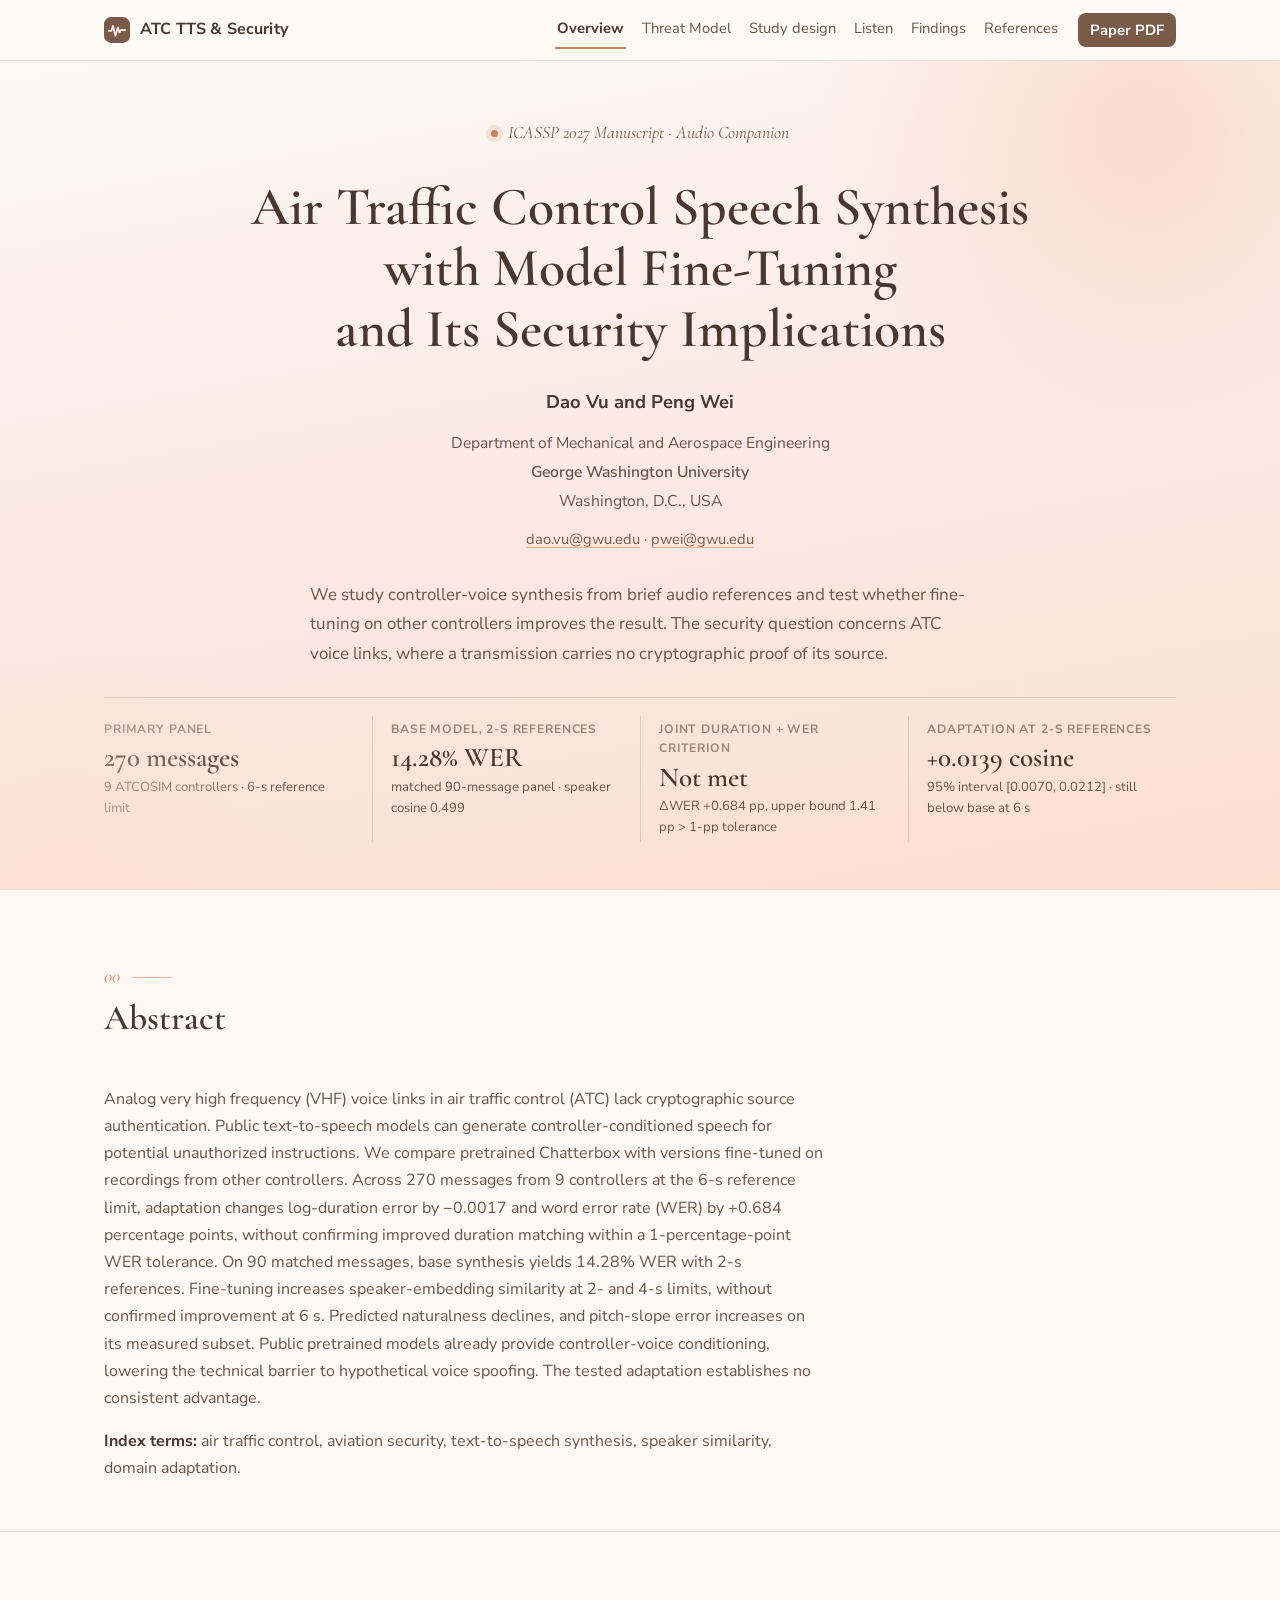
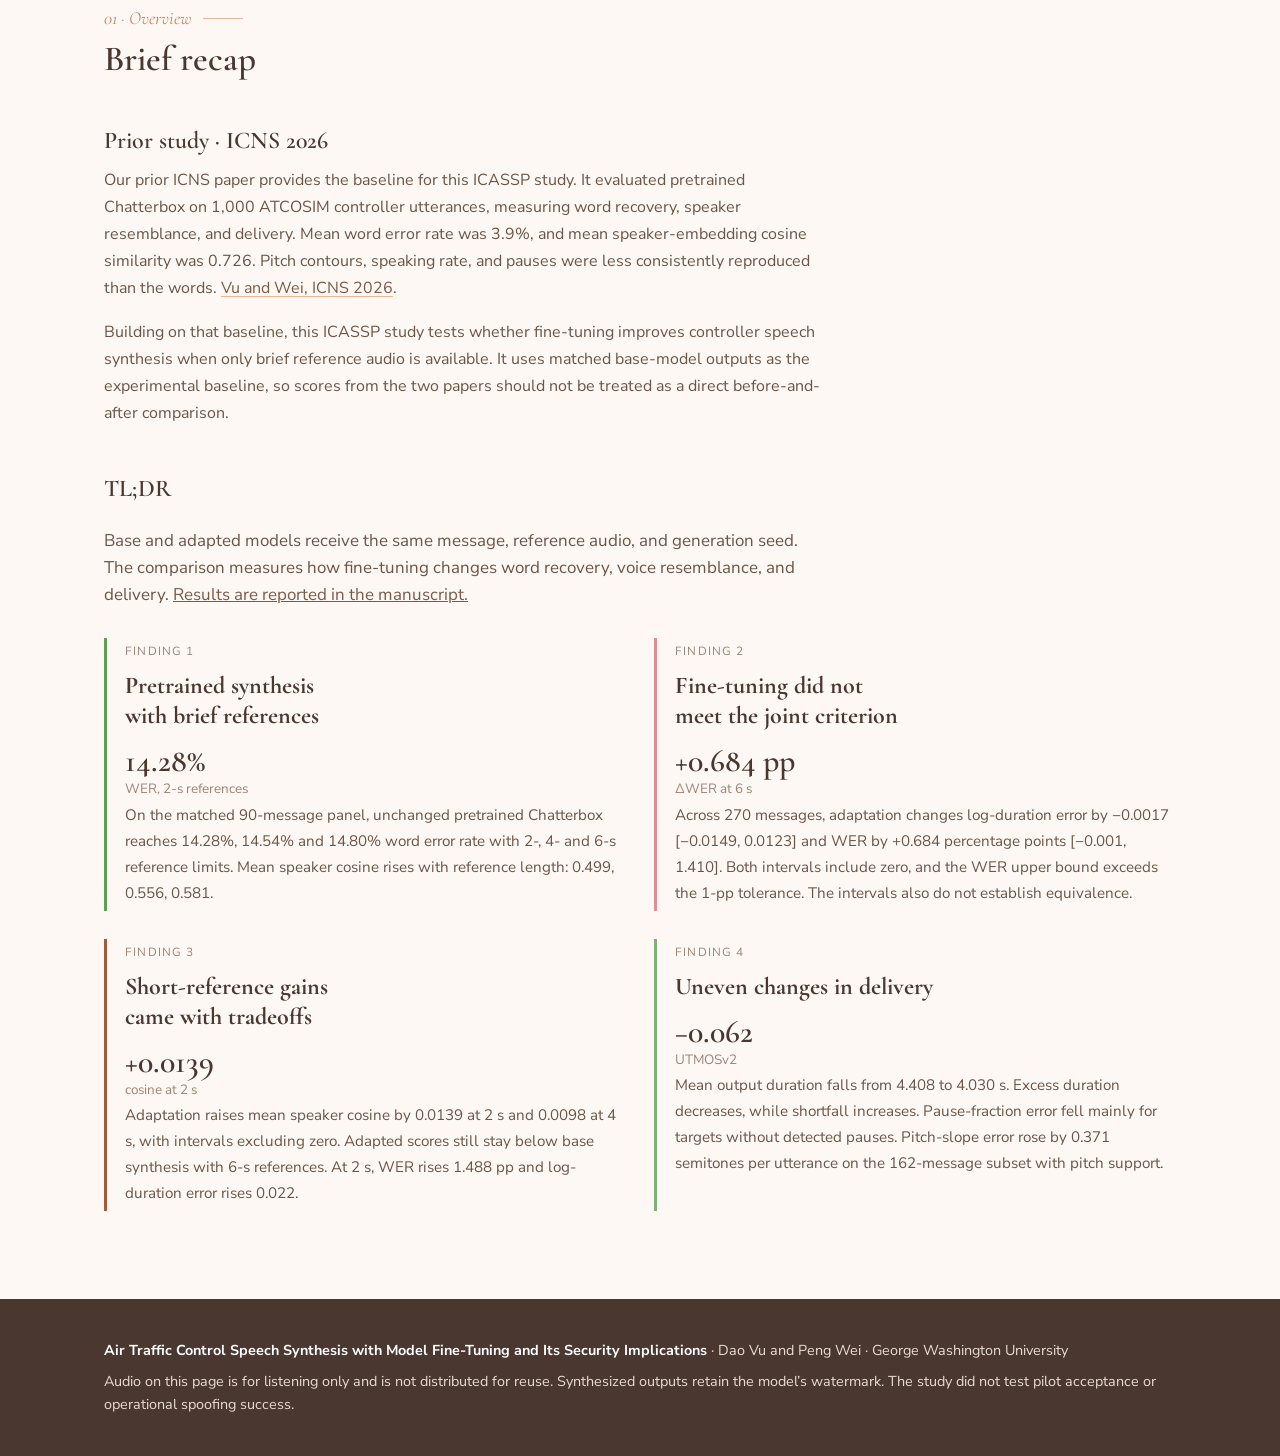
<file: index.html>
<!doctype html>
<html lang="en">
  <head>
    <meta charset="utf-8" />
    <meta name="viewport" content="width=device-width, initial-scale=1" />
    <title>Overview | ATC Speech Synthesis and Security</title>
    <meta
      name="description"
      content="Audio and results for Air Traffic Control Speech Synthesis with Model Fine-Tuning and Its Security Implications, by Dao Vu and Peng Wei."
    />
    <link rel="preconnect" href="https://fonts.googleapis.com" />
    <link rel="preconnect" href="https://fonts.gstatic.com" crossorigin />
    <link
      href="https://fonts.googleapis.com/css2?family=Cormorant+Garamond:ital,wght@0,500;0,600;1,500&family=Nunito+Sans:ital,opsz,wght@0,6..12,400;0,6..12,600;0,6..12,700;1,6..12,400&display=swap"
      rel="stylesheet"
    />
    <link rel="stylesheet" href="assets/site.css" />
    <link
      rel="icon"
      href="data:image/svg+xml,%3Csvg xmlns='http://www.w3.org/2000/svg' viewBox='0 0 32 32'%3E%3Crect width='32' height='32' rx='7' fill='%237a5a48'/%3E%3Cpath d='M6 17h3l2-6 3 12 3-10 2 6 2-3h5' fill='none' stroke='%23fbeaec' stroke-width='2.2' stroke-linecap='round' stroke-linejoin='round'/%3E%3C/svg%3E"
    />
    <script>
      (function () {
        const pages = {
          threat: "threat.html",
          design: "design.html",
          "chart-ckpt-dur": "design.html",
          "chart-ckpt-wer": "design.html",
          "chart-loss": "design.html",
          listen: "listen.html",
          "sample-select": "listen.html",
          "sample-previous": "listen.html",
          "sample-next": "listen.html",
          "listen-count": "listen.html",
          "listen-status": "listen.html",
          "strip-list": "listen.html",
          "listen-note": "listen.html",
          findings: "findings.html",
          primary: "findings.html",
          "tbl-primary": "findings.html",
          "reference-length": "findings.html",
          "chart-reflen-cos": "findings.html",
          "chart-reflen-wer": "findings.html",
          "chart-refchg-cos": "findings.html",
          "chart-refchg-wer": "findings.html",
          "tbl-reflen": "findings.html",
          timing: "findings.html",
          "chart-timing": "findings.html",
          "speaker-context": "findings.html",
          "chart-speaker-strips": "findings.html",
          "chart-speaker-ctrl": "findings.html",
          radio: "findings.html",
          "tbl-radio": "findings.html",
          explore: "findings.html",
          "panel-ctrl": "findings.html",
          "ctrl-metric": "findings.html",
          "chart-controllers": "findings.html",

          references: "references.html",
        };
        const section = location.hash.slice(1);
        if (pages[section]) location.replace(pages[section] + location.hash);
      })();
    </script>
  </head>
  <body>
    <a class="skip-link" href="#top">Skip to content</a>

    <header class="topbar">
      <div class="wrap">
        <a class="brand" href="index.html" aria-label="Home">
          <svg viewBox="0 0 32 32" aria-hidden="true">
            <rect width="32" height="32" rx="9" fill="#7a5a48" />
            <path
              d="M6 17h3l2-6 3 12 3-10 2 6 2-3h5"
              fill="none"
              stroke="#fbeaec"
              stroke-width="2.2"
              stroke-linecap="round"
              stroke-linejoin="round"
            />
          </svg>
          <span>ATC TTS &amp; Security </span>
        </a>
        <nav class="nav" aria-label="Sections">
          <a href="index.html" class="active" aria-current="page">Overview</a>
          <a href="threat.html">Threat Model</a>
          <a href="design.html">Study design</a>
          <a href="listen.html">Listen</a>
          <a href="findings.html">Findings</a>

          <a href="references.html">References</a>
          <button class="pdf" type="button" data-paper-status aria-haspopup="dialog">
            Paper PDF
          </button>
        </nav>
      </div>
    </header>

    <main id="top" tabindex="-1">
      <section class="hero">
        <div class="wrap">
          <div class="eyebrow">
            <span class="dot" aria-hidden="true"></span> ICASSP 2027 Manuscript · Audio Companion
          </div>
          <h1>
            <span>Air Traffic Control Speech Synthesis</span>
            <span>with Model Fine-Tuning</span>
            <span>and Its Security Implications</span>
          </h1>

          <p class="authors">Dao Vu and Peng Wei</p>
          <div class="author-affiliation">
            <p class="department">Department of Mechanical and Aerospace Engineering</p>
            <p class="organization">George Washington University</p>
            <p class="location">Washington, D.C., USA</p>
            <p class="emails">
              <a href="mailto:dao.vu@gwu.edu">dao.vu@gwu.edu</a><span aria-hidden="true"> · </span
              ><a href="mailto:pwei@gwu.edu">pwei@gwu.edu</a>
            </p>
          </div>
          <p class="lede">
            We study controller-voice synthesis from brief audio references and test whether
            fine-tuning on other controllers improves the result. The security question concerns ATC
            voice links, where a transmission carries no cryptographic proof of its source.
          </p>
          <div class="stats" role="list" aria-label="Headline numbers">
            <div class="stat" role="listitem">
              <div class="label">Primary panel</div>
              <div class="value">270 messages</div>
              <div class="sub">9 ATCOSIM controllers · 6-s reference limit</div>
            </div>
            <div class="stat" role="listitem">
              <div class="label">Base model, 2-s references</div>
              <div class="value">14.28% WER</div>
              <div class="sub">matched 90-message panel · speaker cosine 0.499</div>
            </div>
            <div class="stat" role="listitem">
              <div class="label">Joint duration + WER criterion</div>
              <div class="value">Not met</div>
              <div class="sub">ΔWER +0.684 pp, upper bound 1.41 pp &gt; 1-pp tolerance</div>
            </div>
            <div class="stat" role="listitem">
              <div class="label">Adaptation at 2-s references</div>
              <div class="value">+0.0139 cosine</div>
              <div class="sub">95% interval [0.0070, 0.0212] · still below base at 6 s</div>
            </div>
          </div>
        </div>
      </section>
      <section class="block" id="abstract" aria-labelledby="abstract-title">
        <div class="wrap">
          <div class="section-head">
            <span class="kicker">00</span>
            <h2 id="abstract-title">Abstract</h2>
          </div>
          <div class="prose">
            <p>
              Analog very high frequency (VHF) voice links in air traffic control (ATC) lack
              cryptographic source authentication. Public text-to-speech models can generate
              controller-conditioned speech for potential unauthorized instructions. We compare
              pretrained Chatterbox with versions fine-tuned on recordings from other controllers.
              Across 270 messages from 9 controllers at the 6-s reference limit, adaptation changes
              log-duration error by −0.0017 and word error rate (WER) by +0.684 percentage points,
              without confirming improved duration matching within a 1-percentage-point WER
              tolerance. On 90 matched messages, base synthesis yields 14.28% WER with 2-s
              references. Fine-tuning increases speaker-embedding similarity at 2- and 4-s limits,
              without confirmed improvement at 6 s. Predicted naturalness declines, and pitch-slope
              error increases on its measured subset. Public pretrained models already provide
              controller-voice conditioning, lowering the technical barrier to hypothetical voice
              spoofing. The tested adaptation establishes no consistent advantage.
            </p>
            <p>
              <strong>Index terms:</strong> air traffic control, aviation security, text-to-speech
              synthesis, speaker similarity, domain adaptation.
            </p>
          </div>
        </div>
      </section>
      <section class="block" id="overview">
        <div class="wrap">
          <div class="section-head">
            <span class="kicker">01 · Overview</span>
            <h2>Brief recap</h2>
          </div>
          <section class="recap-section prose" aria-labelledby="prior-study-title">
            <h3 id="prior-study-title">Prior study · ICNS 2026</h3>
            <p>
              Our prior ICNS paper provides the baseline for this ICASSP study. It evaluated
              pretrained Chatterbox on 1,000 ATCOSIM controller utterances, measuring word recovery,
              speaker resemblance, and delivery. Mean word error rate was 3.9%, and mean
              speaker-embedding cosine similarity was 0.726. Pitch contours, speaking rate, and
              pauses were less consistently reproduced than the words.
              <a href="https://ieeexplore.ieee.org/document/11570606">Vu and Wei, ICNS 2026</a>.
            </p>
            <p>
              Building on that baseline, this ICASSP study tests whether fine-tuning improves
              controller speech synthesis when only brief reference audio is available. It uses
              matched base-model outputs as the experimental baseline, so scores from the two papers
              should not be treated as a direct before-and-after comparison.
            </p>
          </section>
          <section class="recap-section" aria-labelledby="tldr-title">
            <div class="section-head">
              <h3 id="tldr-title">TL;DR</h3>
              <p class="intro">
                Base and adapted models receive the same message, reference audio, and generation
                seed. The comparison measures how fine-tuning changes word recovery, voice
                resemblance, and delivery.
                <button class="text-button" type="button" data-paper-status aria-haspopup="dialog">
                  Results are reported in the manuscript.
                </button>
              </p>
            </div>
            <div class="grid grid-4">
              <article class="card finding" style="border-left-color: var(--base)">
                <div class="num">FINDING 1</div>
                <h4>Pretrained synthesis with brief references</h4>
                <div class="value">14.28%<small>WER, 2-s references</small></div>
                <p>
                  On the matched 90-message panel, unchanged pretrained Chatterbox reaches 14.28%,
                  14.54% and 14.80% word error rate with 2-, 4- and 6-s reference limits. Mean
                  speaker cosine rises with reference length: 0.499, 0.556, 0.581.
                </p>
              </article>
              <article class="card finding" style="border-left-color: var(--adapted)">
                <div class="num">FINDING 2</div>
                <h4>Fine-tuning did not meet the joint criterion</h4>
                <div class="value">+0.684 pp<small>ΔWER at 6 s</small></div>
                <p>
                  Across 270 messages, adaptation changes log-duration error by −0.0017 [−0.0149,
                  0.0123] and WER by +0.684 percentage points [−0.001, 1.410]. Both intervals
                  include zero, and the WER upper bound exceeds the 1-pp tolerance. The intervals
                  also do not establish equivalence.
                </p>
              </article>
              <article class="card finding" style="border-left-color: var(--genuine)">
                <div class="num">FINDING 3</div>
                <h4>Short-reference gains came with tradeoffs</h4>
                <div class="value">+0.0139<small>cosine at 2 s</small></div>
                <p>
                  Adaptation raises mean speaker cosine by 0.0139 at 2 s and 0.0098 at 4 s, with
                  intervals excluding zero. Adapted scores still stay below base synthesis with 6-s
                  references. At 2 s, WER rises 1.488 pp and log-duration error rises 0.022.
                </p>
              </article>
              <article class="card finding" style="border-left-color: var(--sage)">
                <div class="num">FINDING 4</div>
                <h4>Uneven changes in delivery</h4>
                <div class="value">−0.062<small>UTMOSv2</small></div>
                <p>
                  Mean output duration falls from 4.408 to 4.030 s. Excess duration decreases, while
                  shortfall increases. Pause-fraction error fell mainly for targets without detected
                  pauses. Pitch-slope error rose by 0.371 semitones per utterance on the 162-message
                  subset with pitch support.
                </p>
              </article>
            </div>
          </section>
        </div>
      </section>
    </main>

    <footer>
      <div class="wrap">
        <div>
          <strong style="color: #fff"
            >Air Traffic Control Speech Synthesis with Model Fine-Tuning and Its Security
            Implications</strong
          >
          · Dao Vu and Peng Wei · George Washington University
        </div>
        <div>
          Audio on this page is for listening only and is not distributed for reuse. Synthesized
          outputs retain the model’s watermark. The study did not test pilot acceptance or
          operational spoofing success.
        </div>
      </div>
    </footer>

    <script src="data/site-data.js"></script>
    <script src="assets/site.js"></script>
  </body>
</html>
</file>
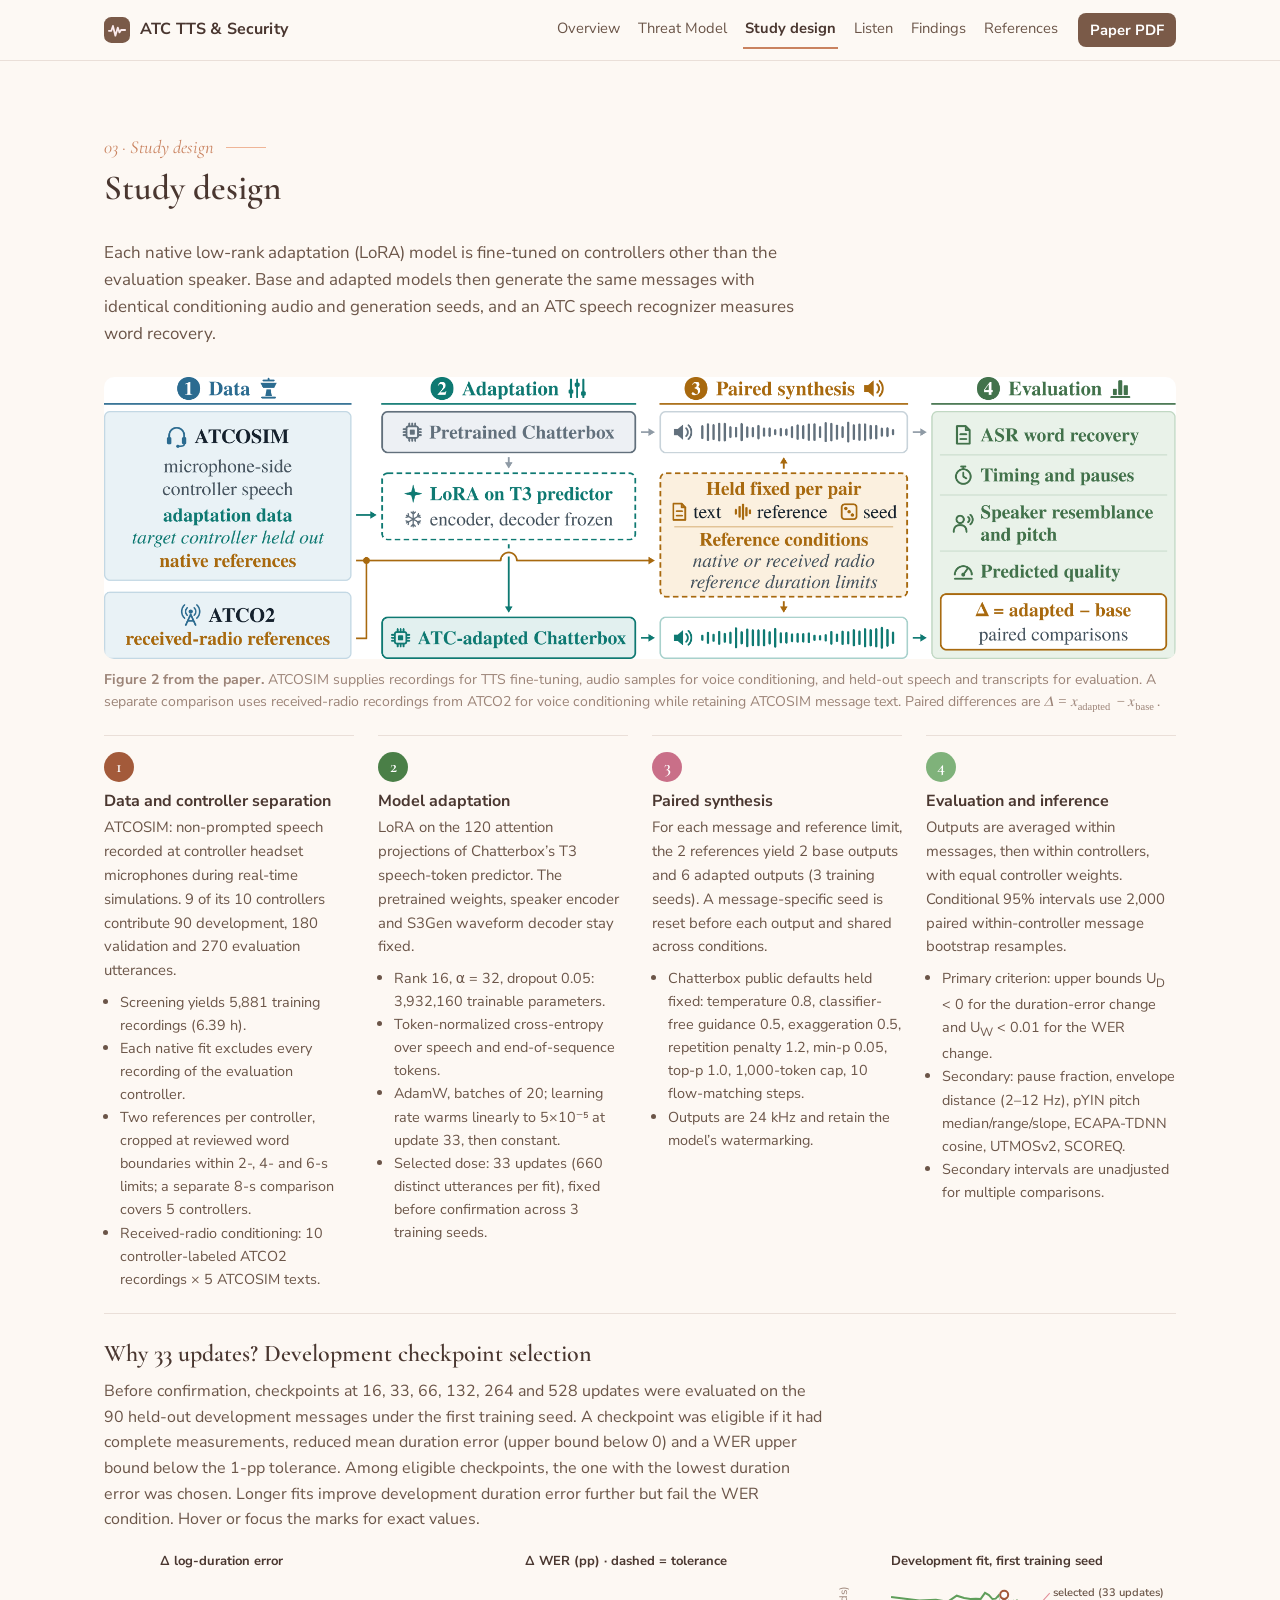
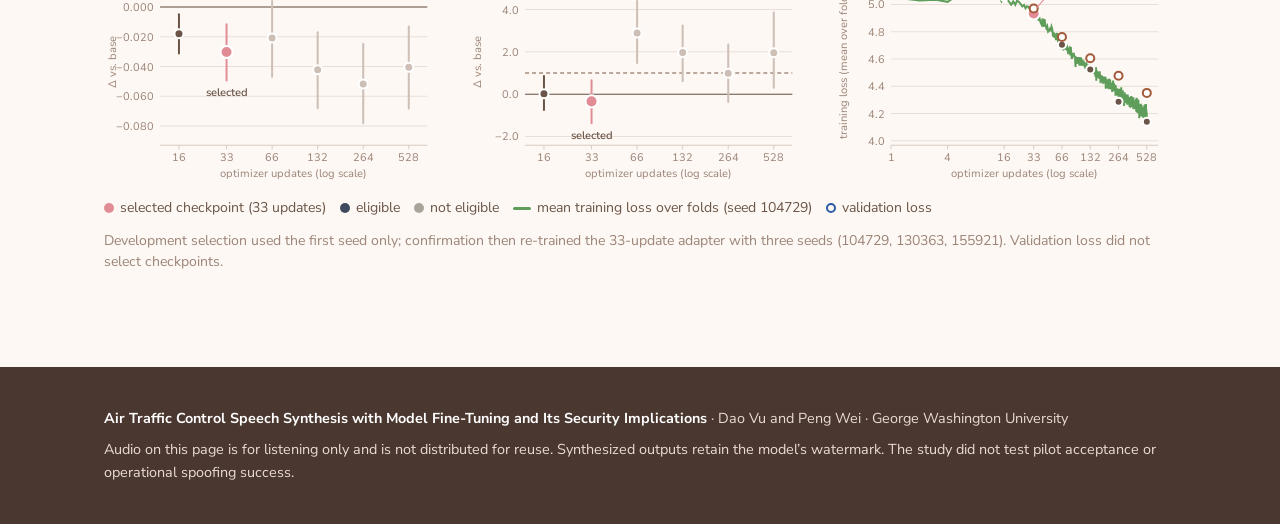
<file: design.html>
<!doctype html>
<html lang="en">
  <head>
    <meta charset="utf-8" />
    <meta name="viewport" content="width=device-width, initial-scale=1" />
    <title>Study design | ATC Speech Synthesis and Security</title>
    <meta
      name="description"
      content="Audio and results for Air Traffic Control Speech Synthesis with Model Fine-Tuning and Its Security Implications, by Dao Vu and Peng Wei."
    />
    <link rel="preconnect" href="https://fonts.googleapis.com" />
    <link rel="preconnect" href="https://fonts.gstatic.com" crossorigin />
    <link
      href="https://fonts.googleapis.com/css2?family=Cormorant+Garamond:ital,wght@0,500;0,600;1,500&family=Nunito+Sans:ital,opsz,wght@0,6..12,400;0,6..12,600;0,6..12,700;1,6..12,400&display=swap"
      rel="stylesheet"
    />
    <link rel="stylesheet" href="assets/site.css" />
    <link
      rel="icon"
      href="data:image/svg+xml,%3Csvg xmlns='http://www.w3.org/2000/svg' viewBox='0 0 32 32'%3E%3Crect width='32' height='32' rx='7' fill='%237a5a48'/%3E%3Cpath d='M6 17h3l2-6 3 12 3-10 2 6 2-3h5' fill='none' stroke='%23fbeaec' stroke-width='2.2' stroke-linecap='round' stroke-linejoin='round'/%3E%3C/svg%3E"
    />
  </head>
  <body>
    <a class="skip-link" href="#top">Skip to content</a>

    <header class="topbar">
      <div class="wrap">
        <a class="brand" href="index.html" aria-label="Home">
          <svg viewBox="0 0 32 32" aria-hidden="true">
            <rect width="32" height="32" rx="9" fill="#7a5a48" />
            <path
              d="M6 17h3l2-6 3 12 3-10 2 6 2-3h5"
              fill="none"
              stroke="#fbeaec"
              stroke-width="2.2"
              stroke-linecap="round"
              stroke-linejoin="round"
            />
          </svg>
          <span>ATC TTS &amp; Security </span>
        </a>
        <nav class="nav" aria-label="Sections">
          <a href="index.html">Overview</a>
          <a href="threat.html">Threat Model</a>
          <a href="design.html" class="active" aria-current="page">Study design</a>
          <a href="listen.html">Listen</a>
          <a href="findings.html">Findings</a>

          <a href="references.html">References</a>
          <button class="pdf" type="button" data-paper-status aria-haspopup="dialog">
            Paper PDF
          </button>
        </nav>
      </div>
    </header>

    <main id="top" tabindex="-1">
      <section class="block" id="design">
        <div class="wrap">
          <div class="section-head">
            <span class="kicker">03 · Study design</span>
            <h1>Study design</h1>
            <p class="intro">
              Each native low-rank adaptation (LoRA) model is fine-tuned on controllers other than
              the evaluation speaker. Base and adapted models then generate the same messages with
              identical conditioning audio and generation seeds, and an ATC speech recognizer
              measures word recovery.
            </p>
          </div>
          <figure class="fig-frame" style="margin-bottom: 22px">
            <img
              src="figures/workflow.png"
              alt="Study design diagram in four stages. 1 Data: ATCOSIM microphone-side controller speech supplies adaptation data with the target controller held out, plus native references; ATCO2 supplies received-radio references. 2 Adaptation: pretrained Chatterbox, with LoRA on the T3 predictor and the encoder and decoder frozen, yields ATC-adapted Chatterbox. 3 Paired synthesis: text, reference and seed are held fixed per pair; reference conditions vary native or received-radio audio and reference duration limits. 4 Evaluation: ASR word recovery, timing and pauses, speaker resemblance and pitch, predicted quality, with delta equal to adapted minus base paired comparisons."
              width="2019"
              height="532"
            />
            <figcaption class="caption">
              <strong>Figure 2 from the paper.</strong> ATCOSIM supplies recordings for TTS
              fine-tuning, audio samples for voice conditioning, and held-out speech and transcripts
              for evaluation. A separate comparison uses received-radio recordings from ATCO2 for
              voice conditioning while retaining ATCOSIM message text. Paired differences are
              <math
                xmlns="http://www.w3.org/1998/Math/MathML"
                aria-label="Delta equals adapted minus base"
                ><mi>Δ</mi><mo>=</mo><msub><mi>x</mi><mtext>adapted</mtext></msub
                ><mo>−</mo><msub><mi>x</mi><mtext>base</mtext></msub></math
              >.
            </figcaption>
          </figure>

          <div class="steps" style="margin-bottom: 22px">
            <div class="step" data-tone="data">
              <h4>Data and controller separation</h4>
              <p>
                ATCOSIM: non-prompted speech recorded at controller headset microphones during
                real-time simulations. 9 of its 10 controllers contribute 90 development, 180
                validation and 270 evaluation utterances.
              </p>
              <ul>
                <li>Screening yields 5,881 training recordings (6.39 h).</li>
                <li>Each native fit excludes every recording of the evaluation controller.</li>
                <li>
                  Two references per controller, cropped at reviewed word boundaries within 2-, 4-
                  and 6-s limits; a separate 8-s comparison covers 5 controllers.
                </li>
                <li>
                  Received-radio conditioning: 10 controller-labeled ATCO2 recordings × 5 ATCOSIM
                  texts.
                </li>
              </ul>
            </div>
            <div class="step" data-tone="adapt">
              <h4>Model adaptation</h4>
              <p>
                LoRA on the 120 attention projections of Chatterbox’s T3 speech-token predictor. The
                pretrained weights, speaker encoder and S3Gen waveform decoder stay fixed.
              </p>
              <ul>
                <li>Rank 16, α = 32, dropout 0.05: 3,932,160 trainable parameters.</li>
                <li>Token-normalized cross-entropy over speech and end-of-sequence tokens.</li>
                <li>
                  AdamW, batches of 20; learning rate warms linearly to 5×10⁻⁵ at update 33, then
                  constant.
                </li>
                <li>
                  Selected dose: 33 updates (660 distinct utterances per fit), fixed before
                  confirmation across 3 training seeds.
                </li>
              </ul>
            </div>
            <div class="step" data-tone="synth">
              <h4>Paired synthesis</h4>
              <p>
                For each message and reference limit, the 2 references yield 2 base outputs and 6
                adapted outputs (3 training seeds). A message-specific seed is reset before each
                output and shared across conditions.
              </p>
              <ul>
                <li>
                  Chatterbox public defaults held fixed: temperature 0.8, classifier-free guidance
                  0.5, exaggeration 0.5, repetition penalty 1.2, min-p 0.05, top-p 1.0, 1,000-token
                  cap, 10 flow-matching steps.
                </li>
                <li>Outputs are 24 kHz and retain the model’s watermarking.</li>
              </ul>
            </div>
            <div class="step" data-tone="eval">
              <h4>Evaluation and inference</h4>
              <p>
                Outputs are averaged within messages, then within controllers, with equal controller
                weights. Conditional 95% intervals use 2,000 paired within-controller message
                bootstrap resamples.
              </p>
              <ul>
                <li>
                  Primary criterion: upper bounds U<sub>D</sub> &lt; 0 for the duration-error change
                  and U<sub>W</sub> &lt; 0.01 for the WER change.
                </li>
                <li>
                  Secondary: pause fraction, envelope distance (2–12 Hz), pYIN pitch
                  median/range/slope, ECAPA-TDNN cosine, UTMOSv2, SCOREQ.
                </li>
                <li>Secondary intervals are unadjusted for multiple comparisons.</li>
              </ul>
            </div>
          </div>

          <div class="card">
            <h3>Why 33 updates? Development checkpoint selection</h3>
            <p class="prose" style="color: var(--ink-2)">
              Before confirmation, checkpoints at 16, 33, 66, 132, 264 and 528 updates were
              evaluated on the 90 held-out development messages under the first training seed. A
              checkpoint was eligible if it had complete measurements, reduced mean duration error
              (upper bound below 0) and a WER upper bound below the 1-pp tolerance. Among eligible
              checkpoints, the one with the lowest duration error was chosen. Longer fits improve
              development duration error further but fail the WER condition. Hover or focus the
              marks for exact values.
            </p>
            <div class="chart-row">
              <div class="chart" id="chart-ckpt-dur"></div>
              <div class="chart" id="chart-ckpt-wer"></div>
              <div class="chart" id="chart-loss"></div>
            </div>
            <div class="legend">
              <span class="key"
                ><span class="sw dot adapted"></span> selected checkpoint (33 updates)</span
              ><span class="key"
                ><span class="sw dot" style="background: #3f4a5e"></span> eligible</span
              ><span class="key"
                ><span class="sw dot" style="background: #a8a49b"></span> not eligible</span
              ><span class="key"
                ><span class="sw line base"></span> mean training loss over folds (seed
                104729)</span
              ><span class="key"
                ><span class="sw dot hollow" style="border-color: #2b5aa6"></span> validation
                loss</span
              >
            </div>
            <p class="caption">
              Development selection used the first seed only; confirmation then re-trained the
              33-update adapter with three seeds (104729, 130363, 155921). Validation loss did not
              select checkpoints.
            </p>
          </div>
        </div>
      </section>
    </main>

    <footer>
      <div class="wrap">
        <div>
          <strong style="color: #fff"
            >Air Traffic Control Speech Synthesis with Model Fine-Tuning and Its Security
            Implications</strong
          >
          · Dao Vu and Peng Wei · George Washington University
        </div>
        <div>
          Audio on this page is for listening only and is not distributed for reuse. Synthesized
          outputs retain the model’s watermark. The study did not test pilot acceptance or
          operational spoofing success.
        </div>
      </div>
    </footer>

    <script src="data/site-data.js"></script>
    <script src="assets/site.js"></script>
  </body>
</html>
</file>
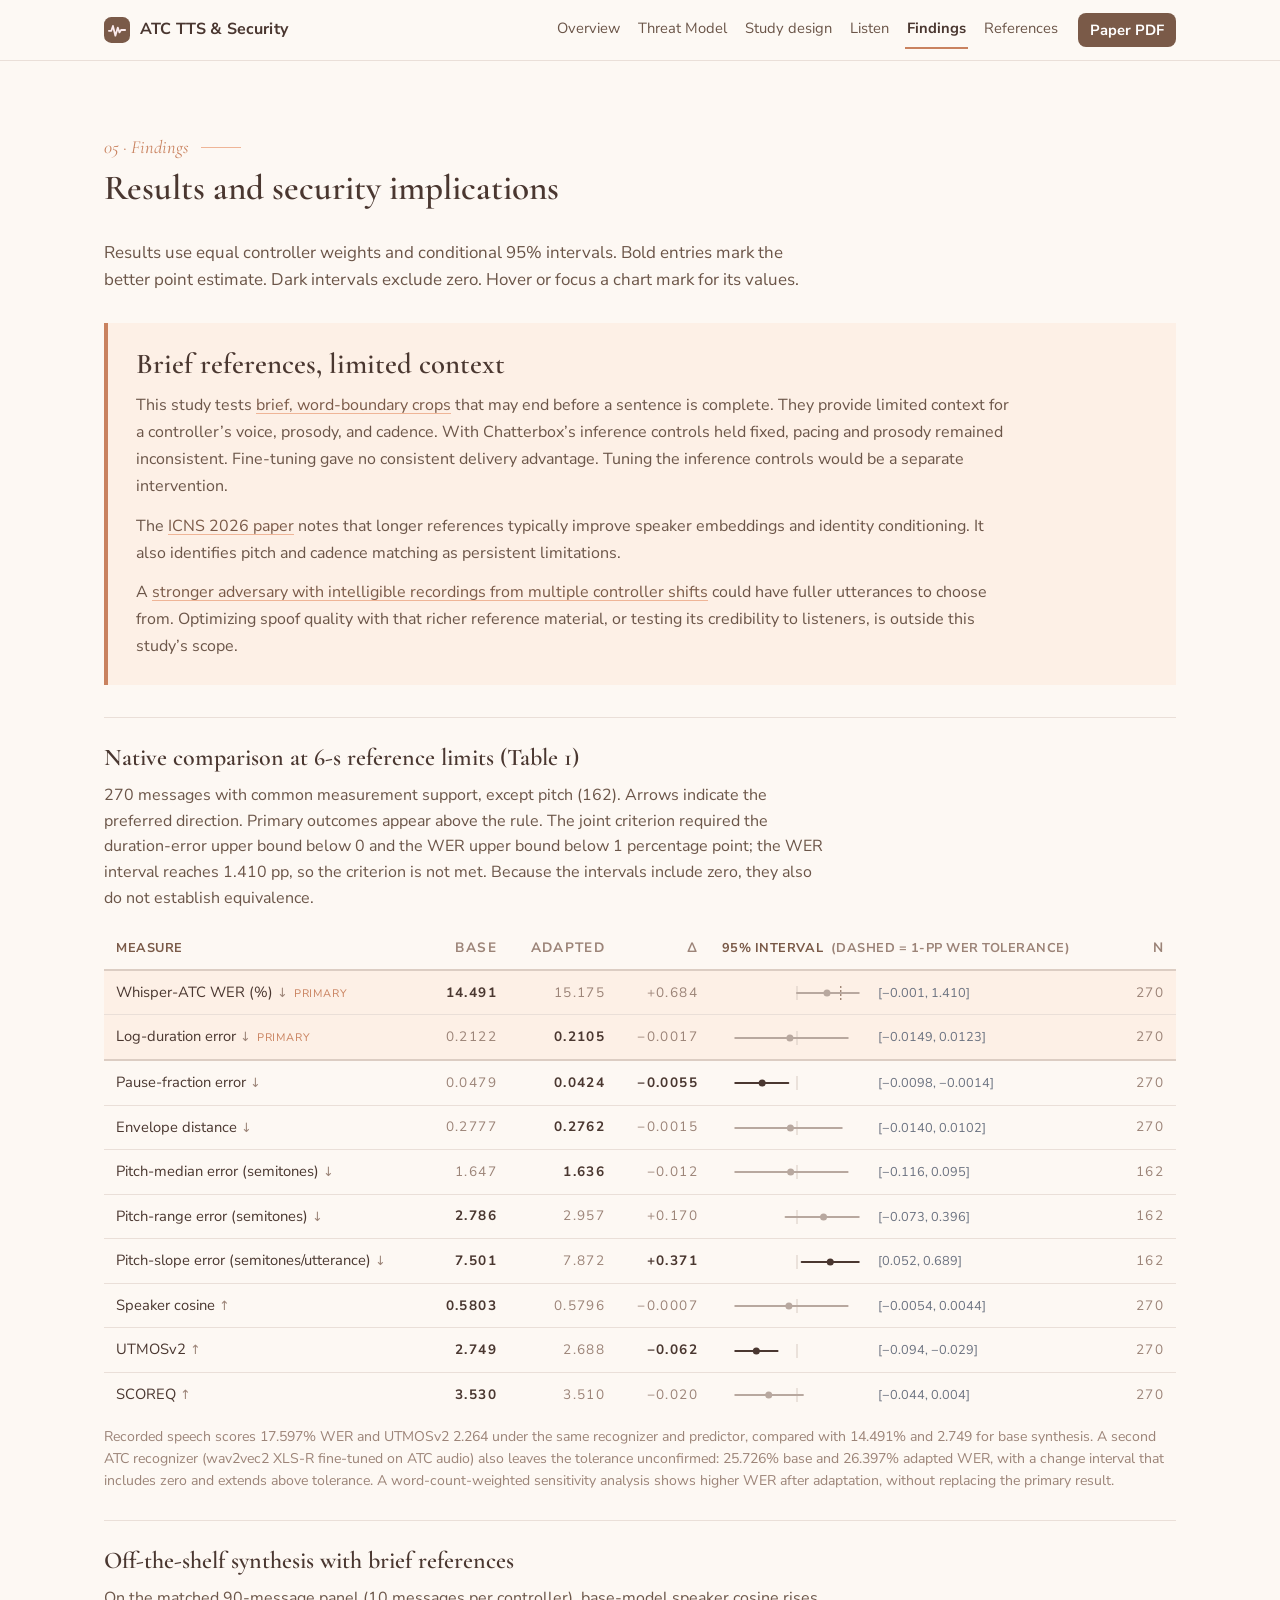
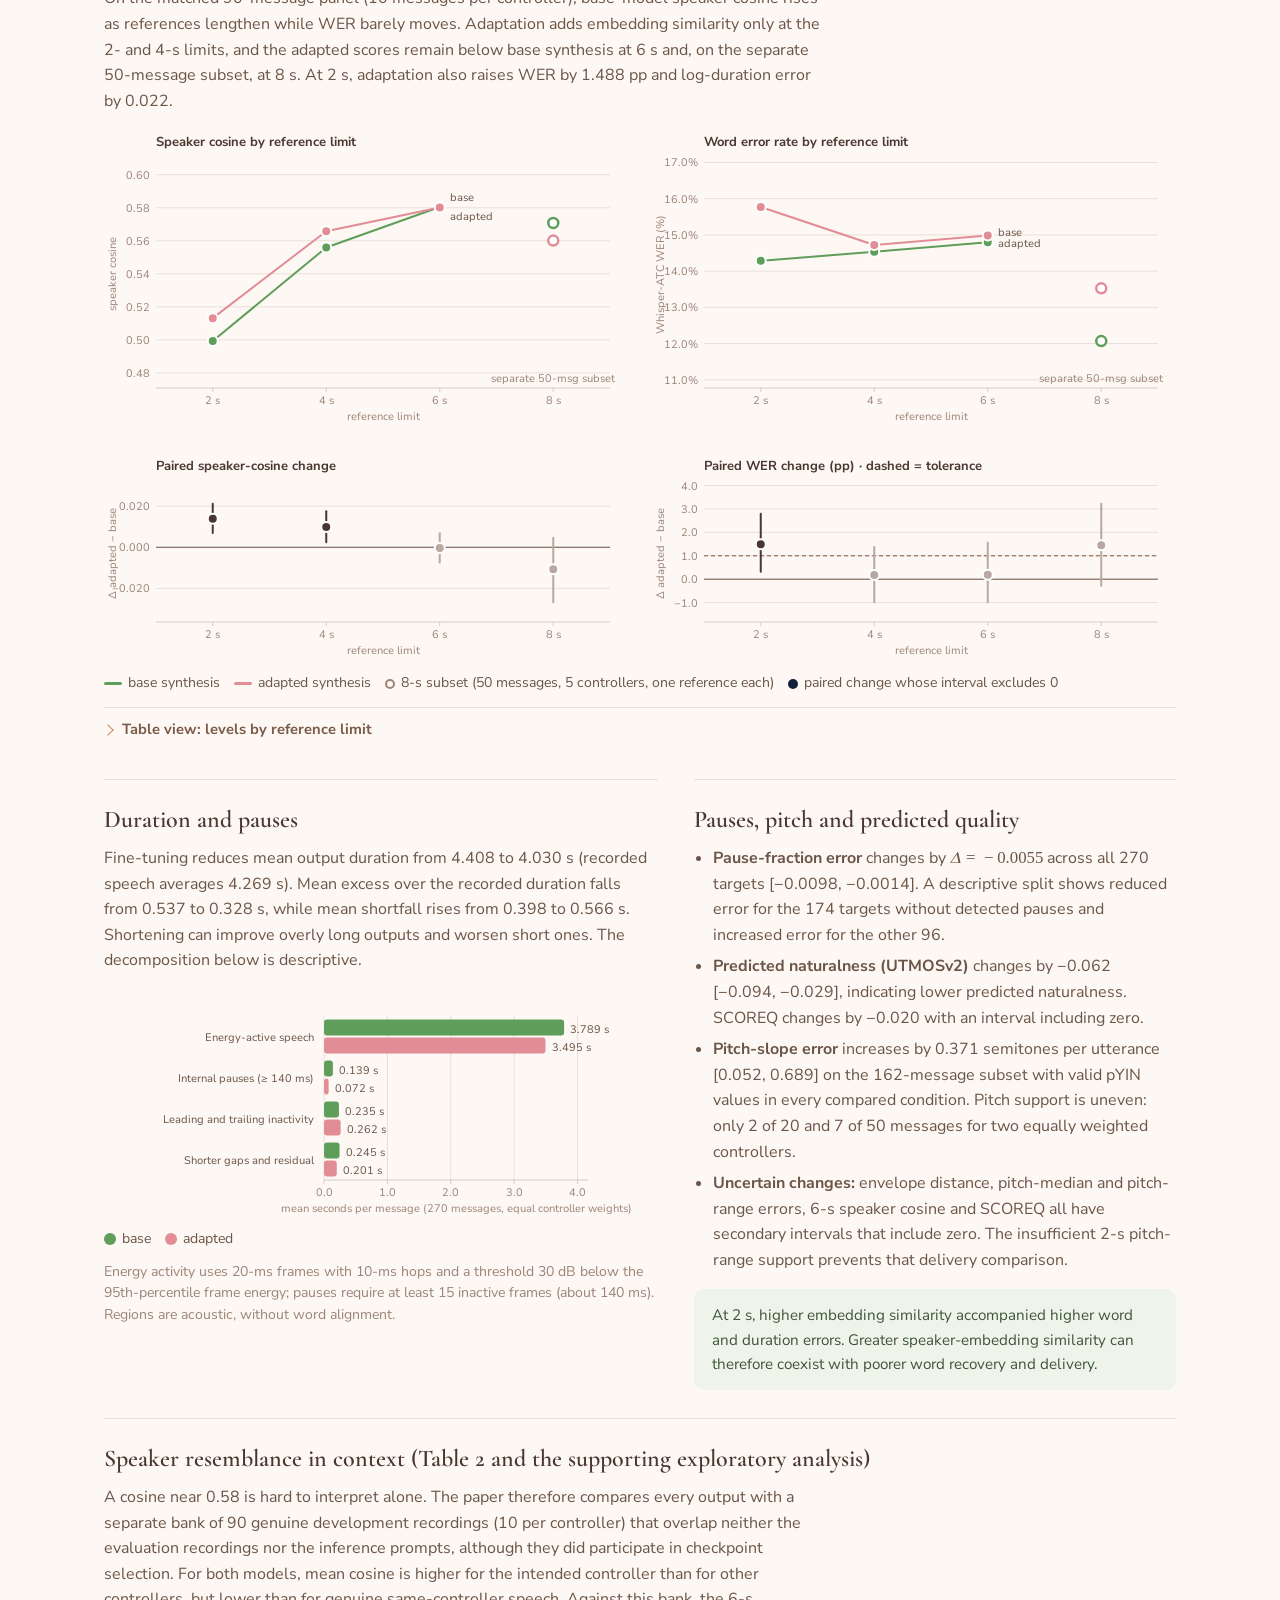
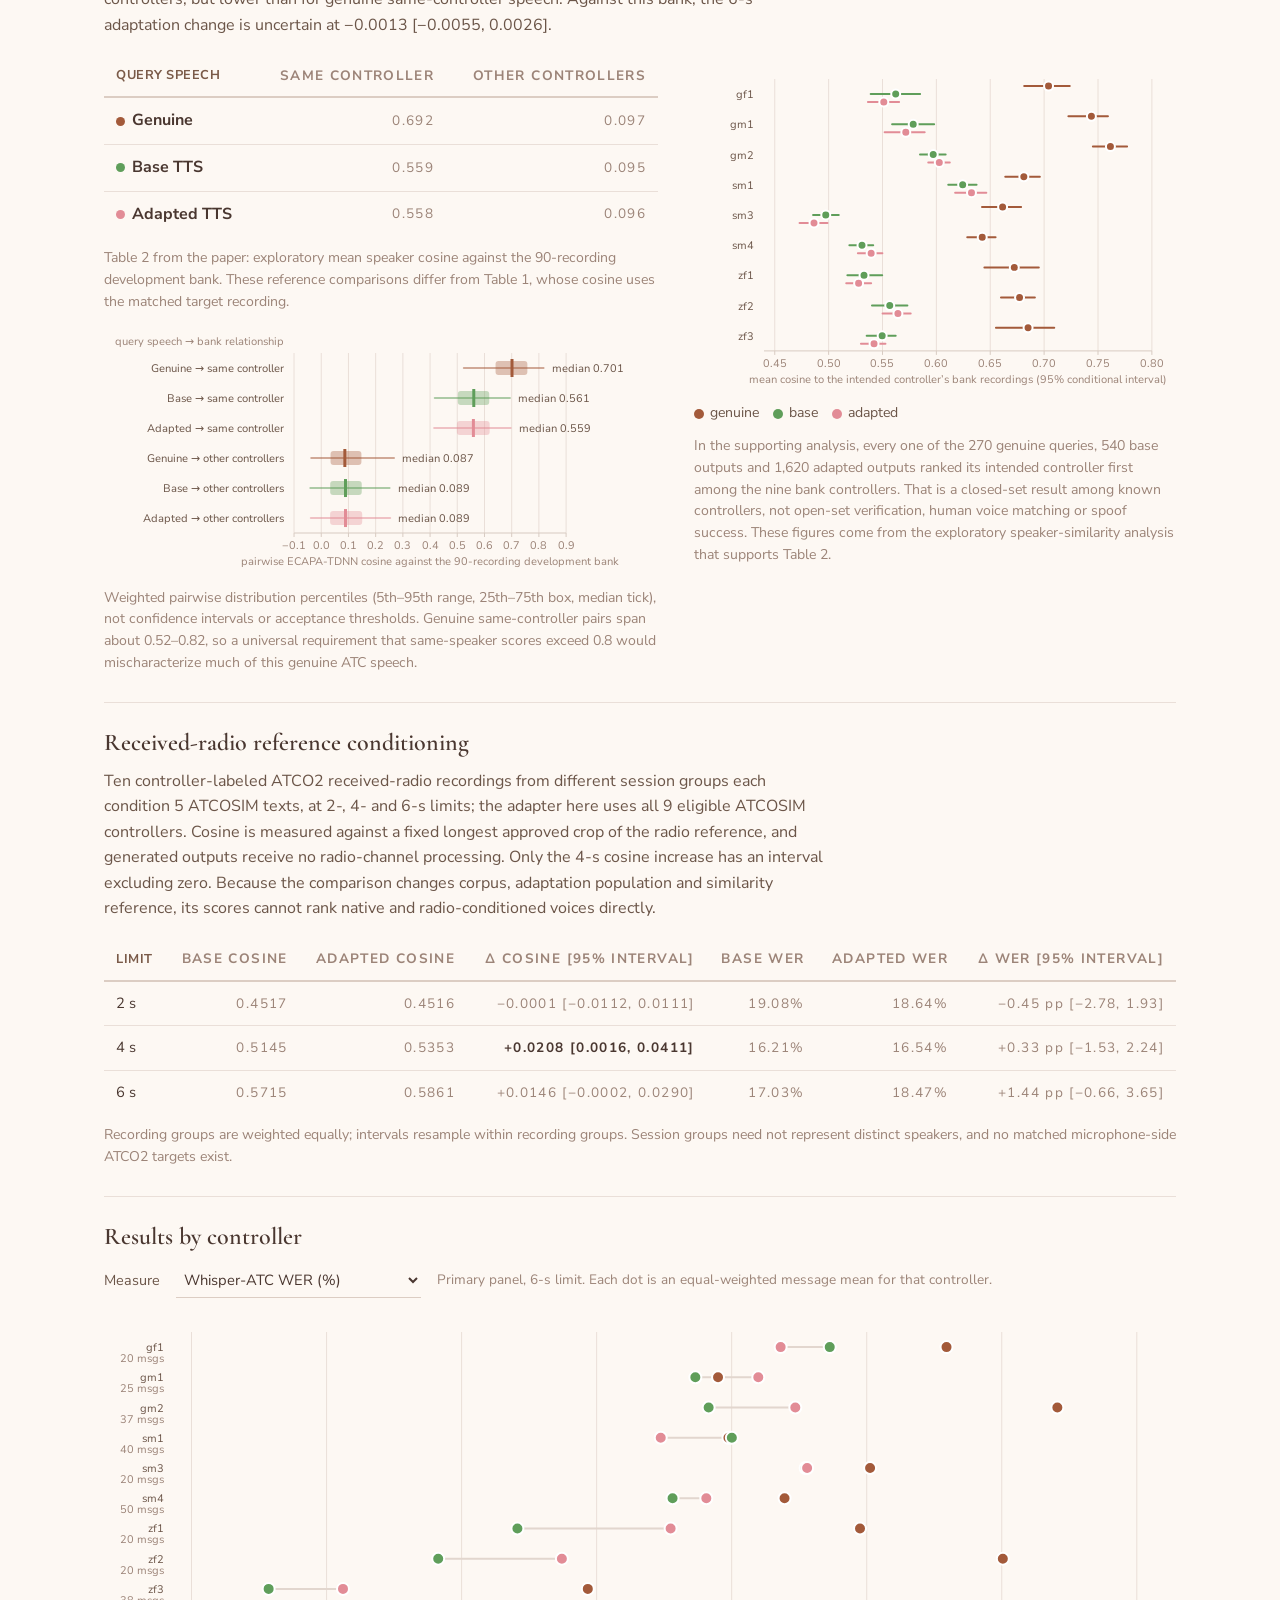
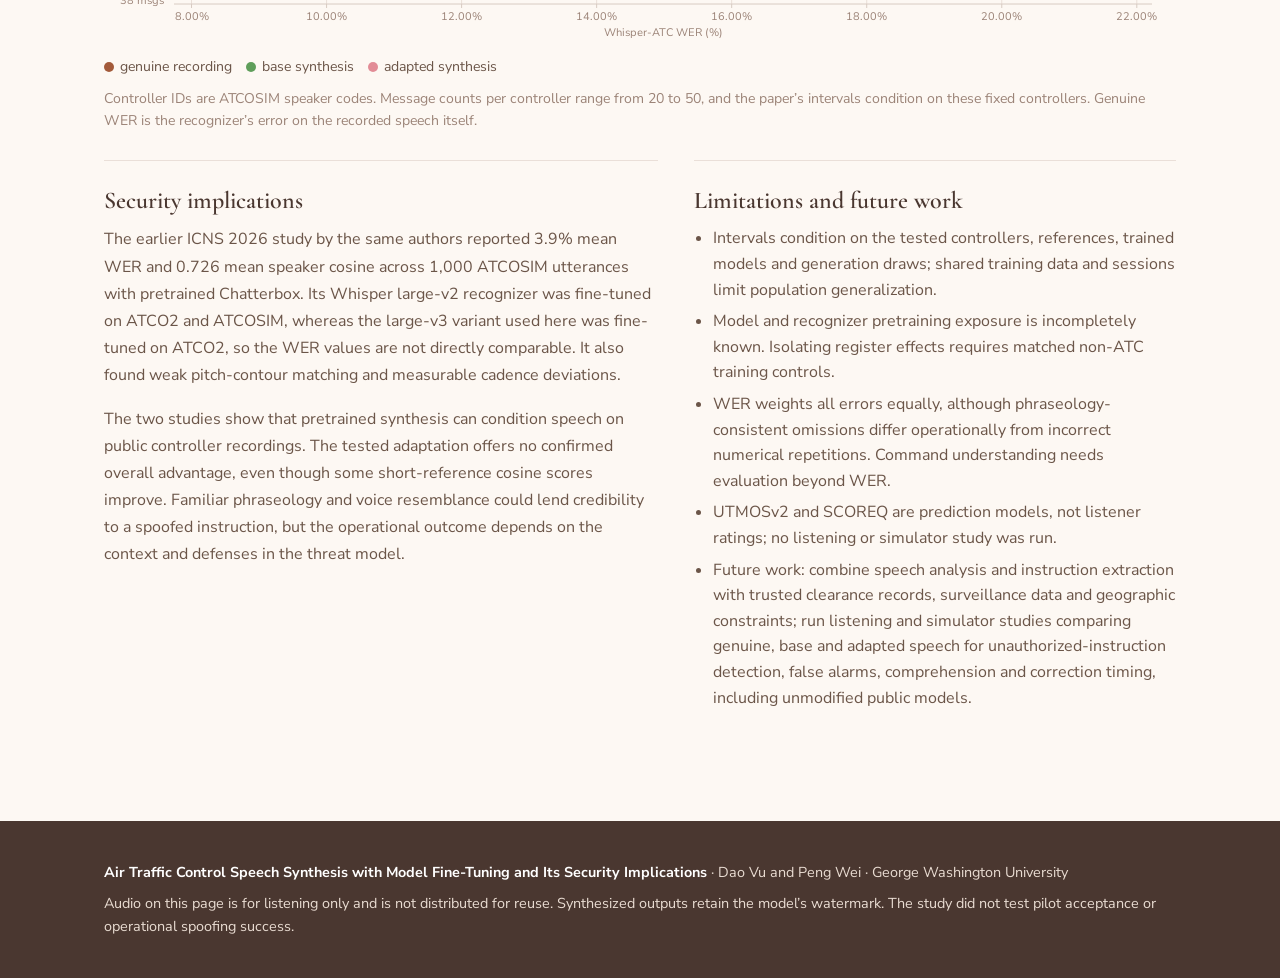
<file: findings.html>
<!doctype html>
<html lang="en">
  <head>
    <meta charset="utf-8" />
    <meta name="viewport" content="width=device-width, initial-scale=1" />
    <title>Findings | ATC Speech Synthesis and Security</title>
    <meta
      name="description"
      content="Audio and results for Air Traffic Control Speech Synthesis with Model Fine-Tuning and Its Security Implications, by Dao Vu and Peng Wei."
    />
    <link rel="preconnect" href="https://fonts.googleapis.com" />
    <link rel="preconnect" href="https://fonts.gstatic.com" crossorigin />
    <link
      href="https://fonts.googleapis.com/css2?family=Cormorant+Garamond:ital,wght@0,500;0,600;1,500&family=Nunito+Sans:ital,opsz,wght@0,6..12,400;0,6..12,600;0,6..12,700;1,6..12,400&display=swap"
      rel="stylesheet"
    />
    <link rel="stylesheet" href="assets/site.css" />
    <link
      rel="icon"
      href="data:image/svg+xml,%3Csvg xmlns='http://www.w3.org/2000/svg' viewBox='0 0 32 32'%3E%3Crect width='32' height='32' rx='7' fill='%237a5a48'/%3E%3Cpath d='M6 17h3l2-6 3 12 3-10 2 6 2-3h5' fill='none' stroke='%23fbeaec' stroke-width='2.2' stroke-linecap='round' stroke-linejoin='round'/%3E%3C/svg%3E"
    />
  </head>
  <body>
    <a class="skip-link" href="#top">Skip to content</a>

    <header class="topbar">
      <div class="wrap">
        <a class="brand" href="index.html" aria-label="Home">
          <svg viewBox="0 0 32 32" aria-hidden="true">
            <rect width="32" height="32" rx="9" fill="#7a5a48" />
            <path
              d="M6 17h3l2-6 3 12 3-10 2 6 2-3h5"
              fill="none"
              stroke="#fbeaec"
              stroke-width="2.2"
              stroke-linecap="round"
              stroke-linejoin="round"
            />
          </svg>
          <span>ATC TTS &amp; Security </span>
        </a>
        <nav class="nav" aria-label="Sections">
          <a href="index.html">Overview</a>
          <a href="threat.html">Threat Model</a>
          <a href="design.html">Study design</a>
          <a href="listen.html">Listen</a>
          <a href="findings.html" class="active" aria-current="page">Findings</a>

          <a href="references.html">References</a>
          <button class="pdf" type="button" data-paper-status aria-haspopup="dialog">
            Paper PDF
          </button>
        </nav>
      </div>
    </header>

    <main id="top" tabindex="-1">
      <section class="block" id="findings">
        <div class="wrap">
          <div class="section-head">
            <span class="kicker">05 · Findings</span>
            <h1>Results and security implications</h1>
            <p class="intro">
              Results use equal controller weights and conditional 95% intervals. Bold entries mark
              the better point estimate. Dark intervals exclude zero. Hover or focus a chart mark
              for its values.
            </p>
          </div>

          <aside class="study-context" aria-labelledby="reference-context-title">
            <h2 id="reference-context-title">Brief references, limited context</h2>
            <p>
              This study tests <a href="design.html">brief, word-boundary crops</a> that may end
              before a sentence is complete. They provide limited context for a controller’s voice,
              prosody, and cadence. With Chatterbox’s inference controls held fixed, pacing and
              prosody remained inconsistent. Fine-tuning gave no consistent delivery advantage.
              Tuning the inference controls would be a separate intervention.
            </p>
            <p>
              The
              <a href="https://ieeexplore.ieee.org/document/11570606">ICNS 2026 paper</a>
              notes that longer references typically improve speaker embeddings and identity
              conditioning. It also identifies pitch and cadence matching as persistent limitations.
            </p>
            <p>
              A
              <a href="threat.html"
                >stronger adversary with intelligible recordings from multiple controller shifts</a
              >
              could have fuller utterances to choose from. Optimizing spoof quality with that richer
              reference material, or testing its credibility to listeners, is outside this study’s
              scope.
            </p>
          </aside>

          <div class="card" id="primary">
            <h3>Native comparison at 6-s reference limits (Table 1)</h3>
            <p class="prose" style="color: var(--ink-2)">
              270 messages with common measurement support, except pitch (162). Arrows indicate the
              preferred direction. Primary outcomes appear above the rule. The joint criterion
              required the duration-error upper bound below 0 and the WER upper bound below 1
              percentage point; the WER interval reaches 1.410 pp, so the criterion is not met.
              Because the intervals include zero, they also do not establish equivalence.
            </p>
            <div class="table-wrap">
              <table class="data" id="tbl-primary">
                <thead>
                  <tr>
                    <th>Measure</th>
                    <th class="num">Base</th>
                    <th class="num">Adapted</th>
                    <th class="num">Δ</th>
                    <th>95% interval <span class="dir">(dashed = 1-pp WER tolerance)</span></th>
                    <th class="num">n</th>
                  </tr>
                </thead>
                <tbody></tbody>
              </table>
            </div>
            <p class="caption">
              Recorded speech scores 17.597% WER and UTMOSv2 2.264 under the same recognizer and
              predictor, compared with 14.491% and 2.749 for base synthesis. A second ATC recognizer
              (wav2vec2 XLS-R fine-tuned on ATC audio) also leaves the tolerance unconfirmed:
              25.726% base and 26.397% adapted WER, with a change interval that includes zero and
              extends above tolerance. A word-count-weighted sensitivity analysis shows higher WER
              after adaptation, without replacing the primary result.
            </p>
          </div>

          <div class="card" id="reference-length" style="margin-top: 22px">
            <h3>Off-the-shelf synthesis with brief references</h3>
            <p class="prose" style="color: var(--ink-2)">
              On the matched 90-message panel (10 messages per controller), base-model speaker
              cosine rises as references lengthen while WER barely moves. Adaptation adds embedding
              similarity only at the 2- and 4-s limits, and the adapted scores remain below base
              synthesis at 6 s and, on the separate 50-message subset, at 8 s. At 2 s, adaptation
              also raises WER by 1.488 pp and log-duration error by 0.022.
            </p>
            <div
              class="chart-row"
              style="grid-template-columns: repeat(auto-fit, minmax(min(100%, 420px), 1fr))"
            >
              <div class="chart" id="chart-reflen-cos"></div>
              <div class="chart" id="chart-reflen-wer"></div>
              <div class="chart" id="chart-refchg-cos"></div>
              <div class="chart" id="chart-refchg-wer"></div>
            </div>
            <div class="legend">
              <span class="key"><span class="sw line base"></span> base synthesis</span
              ><span class="key"><span class="sw line adapted"></span> adapted synthesis</span
              ><span class="key"
                ><span class="sw dot hollow"></span> 8-s subset (50 messages, 5 controllers, one
                reference each)</span
              ><span class="key"
                ><span class="sw dot" style="background: #14213d"></span> paired change whose
                interval excludes 0</span
              >
            </div>
            <details class="disclosure" style="margin-top: 12px">
              <summary>Table view: levels by reference limit</summary>
              <div class="inner">
                <div class="table-wrap">
                  <table class="data" id="tbl-reflen">
                    <thead>
                      <tr>
                        <th>Limit</th>
                        <th class="num">Mean actual reference</th>
                        <th class="num">Messages / controllers</th>
                        <th class="num">Base WER</th>
                        <th class="num">Adapted WER</th>
                        <th class="num">Base cosine</th>
                        <th class="num">Adapted cosine</th>
                        <th class="num">Base UTMOSv2</th>
                        <th class="num">Adapted UTMOSv2</th>
                      </tr>
                    </thead>
                    <tbody></tbody>
                  </table>
                </div>
                <p class="caption">
                  Reference limits characterize the tested samples, not a minimum acquisition time.
                  Nested crops preserve original samples but vary duration and phonetic content
                  together. The 8-s comparison keeps the 6-s speech prompt while speaker and
                  waveform conditioning receive the longer crop.
                </p>
              </div>
            </details>
          </div>

          <div class="two-col" style="margin-top: 22px">
            <div class="card" id="timing">
              <h3>Duration and pauses</h3>
              <p class="prose" style="color: var(--ink-2)">
                Fine-tuning reduces mean output duration from 4.408 to 4.030 s (recorded speech
                averages 4.269 s). Mean excess over the recorded duration falls from 0.537 to 0.328
                s, while mean shortfall rises from 0.398 to 0.566 s. Shortening can improve overly
                long outputs and worsen short ones. The decomposition below is descriptive.
              </p>
              <div class="chart" id="chart-timing"></div>
              <div class="legend">
                <span class="key"><span class="sw base"></span> base</span
                ><span class="key"><span class="sw adapted"></span> adapted</span>
              </div>
              <p class="caption">
                Energy activity uses 20-ms frames with 10-ms hops and a threshold 30 dB below the
                95th-percentile frame energy; pauses require at least 15 inactive frames (about 140
                ms). Regions are acoustic, without word alignment.
              </p>
            </div>
            <div class="card">
              <h3>Pauses, pitch and predicted quality</h3>
              <ul class="tight">
                <li>
                  <strong>Pause-fraction error</strong> changes by
                  <math
                    xmlns="http://www.w3.org/1998/Math/MathML"
                    aria-label="Delta equals minus 0.0055"
                    ><mi>Δ</mi><mo>=</mo><mo>−</mo><mn>0.0055</mn></math
                  >
                  across all 270 targets [−0.0098, −0.0014]. A descriptive split shows reduced error
                  for the 174 targets without detected pauses and increased error for the other 96.
                </li>
                <li>
                  <strong>Predicted naturalness (UTMOSv2)</strong> changes by −0.062 [−0.094,
                  −0.029], indicating lower predicted naturalness. SCOREQ changes by −0.020 with an
                  interval including zero.
                </li>
                <li>
                  <strong>Pitch-slope error</strong> increases by 0.371 semitones per utterance
                  [0.052, 0.689] on the 162-message subset with valid pYIN values in every compared
                  condition. Pitch support is uneven: only 2 of 20 and 7 of 50 messages for two
                  equally weighted controllers.
                </li>
                <li>
                  <strong>Uncertain changes:</strong> envelope distance, pitch-median and
                  pitch-range errors, 6-s speaker cosine and SCOREQ all have secondary intervals
                  that include zero. The insufficient 2-s pitch-range support prevents that delivery
                  comparison.
                </li>
              </ul>
              <div class="note info" style="margin-top: 10px">
                At 2 s, higher embedding similarity accompanied higher word and duration errors.
                Greater speaker-embedding similarity can therefore coexist with poorer word recovery
                and delivery.
              </div>
            </div>
          </div>

          <div class="card" id="speaker-context" style="margin-top: 22px">
            <h3>
              Speaker resemblance in context (Table 2 and the supporting exploratory analysis)
            </h3>
            <p class="prose" style="color: var(--ink-2)">
              A cosine near 0.58 is hard to interpret alone. The paper therefore compares every
              output with a separate bank of 90 genuine development recordings (10 per controller)
              that overlap neither the evaluation recordings nor the inference prompts, although
              they did participate in checkpoint selection. For both models, mean cosine is higher
              for the intended controller than for other controllers, but lower than for genuine
              same-controller speech. Against this bank, the 6-s adaptation change is uncertain at
              −0.0013 [−0.0055, 0.0026].
            </p>
            <div class="two-col">
              <div>
                <div class="table-wrap">
                  <table class="data">
                    <thead>
                      <tr>
                        <th>Query speech</th>
                        <th class="num">Same controller</th>
                        <th class="num">Other controllers</th>
                      </tr>
                    </thead>
                    <tbody>
                      <tr>
                        <td><span class="badge genuine">Genuine</span></td>
                        <td class="num">0.692</td>
                        <td class="num">0.097</td>
                      </tr>
                      <tr>
                        <td><span class="badge base">Base TTS</span></td>
                        <td class="num">0.559</td>
                        <td class="num">0.095</td>
                      </tr>
                      <tr>
                        <td><span class="badge adapted">Adapted TTS</span></td>
                        <td class="num">0.558</td>
                        <td class="num">0.096</td>
                      </tr>
                    </tbody>
                  </table>
                </div>
                <p class="caption">
                  Table 2 from the paper: exploratory mean speaker cosine against the 90-recording
                  development bank. These reference comparisons differ from Table 1, whose cosine
                  uses the matched target recording.
                </p>
                <div class="chart" id="chart-speaker-strips" style="margin-top: 12px"></div>
                <p class="caption">
                  Weighted pairwise distribution percentiles (5th–95th range, 25th–75th box, median
                  tick), not confidence intervals or acceptance thresholds. Genuine same-controller
                  pairs span about 0.52–0.82, so a universal requirement that same-speaker scores
                  exceed 0.8 would mischaracterize much of this genuine ATC speech.
                </p>
              </div>
              <div>
                <div class="chart" id="chart-speaker-ctrl"></div>
                <div class="legend">
                  <span class="key"><span class="sw dot genuine"></span> genuine</span
                  ><span class="key"><span class="sw dot base"></span> base</span
                  ><span class="key"><span class="sw dot adapted"></span> adapted</span>
                </div>
                <p class="caption">
                  In the supporting analysis, every one of the 270 genuine queries, 540 base outputs
                  and 1,620 adapted outputs ranked its intended controller first among the nine bank
                  controllers. That is a closed-set result among known controllers, not open-set
                  verification, human voice matching or spoof success. These figures come from the
                  exploratory speaker-similarity analysis that supports Table 2.
                </p>
              </div>
            </div>
          </div>

          <div class="card" id="radio" style="margin-top: 22px">
            <h3>Received-radio reference conditioning</h3>
            <p class="prose" style="color: var(--ink-2)">
              Ten controller-labeled ATCO2 received-radio recordings from different session groups
              each condition 5 ATCOSIM texts, at 2-, 4- and 6-s limits; the adapter here uses all 9
              eligible ATCOSIM controllers. Cosine is measured against a fixed longest approved crop
              of the radio reference, and generated outputs receive no radio-channel processing.
              Only the 4-s cosine increase has an interval excluding zero. Because the comparison
              changes corpus, adaptation population and similarity reference, its scores cannot rank
              native and radio-conditioned voices directly.
            </p>
            <div class="table-wrap">
              <table class="data" id="tbl-radio">
                <thead>
                  <tr>
                    <th>Limit</th>
                    <th class="num">Base cosine</th>
                    <th class="num">Adapted cosine</th>
                    <th class="num">Δ cosine [95% interval]</th>
                    <th class="num">Base WER</th>
                    <th class="num">Adapted WER</th>
                    <th class="num">Δ WER [95% interval]</th>
                  </tr>
                </thead>
                <tbody></tbody>
              </table>
            </div>
            <p class="caption">
              Recording groups are weighted equally; intervals resample within recording groups.
              Session groups need not represent distinct speakers, and no matched microphone-side
              ATCO2 targets exist.
            </p>
          </div>

          <div class="card" id="explore" style="margin-top: 22px">
            <h3>Results by controller</h3>
            <div id="panel-ctrl">
              <div class="controls">
                <label for="ctrl-metric">Measure</label>
                <select class="select" id="ctrl-metric">
                  <option value="wer">Whisper-ATC WER (%)</option>
                  <option value="speaker_cosine_to_genuine">
                    Speaker cosine to genuine target
                  </option>
                  <option value="absolute_log_duration_error">Log-duration error</option>
                  <option value="utmosv2_predicted_mos">UTMOSv2 predicted naturalness</option>
                  <option value="duration_seconds">Mean output duration (s)</option>
                </select>
                <span style="color: var(--muted); font-size: 0.85rem"
                  >Primary panel, 6-s limit. Each dot is an equal-weighted message mean for that
                  controller.</span
                >
              </div>
              <div class="chart" id="chart-controllers"></div>
              <div class="legend">
                <span class="key"><span class="sw dot genuine"></span> genuine recording</span
                ><span class="key"><span class="sw dot base"></span> base synthesis</span
                ><span class="key"><span class="sw dot adapted"></span> adapted synthesis</span>
              </div>
              <p class="caption">
                Controller IDs are ATCOSIM speaker codes. Message counts per controller range from
                20 to 50, and the paper’s intervals condition on these fixed controllers. Genuine
                WER is the recognizer’s error on the recorded speech itself.
              </p>
            </div>
          </div>

          <div class="two-col" style="margin-top: 22px">
            <div class="card">
              <h3>Security implications</h3>
              <div class="prose">
                <p>
                  The earlier ICNS 2026 study by the same authors reported 3.9% mean WER and 0.726
                  mean speaker cosine across 1,000 ATCOSIM utterances with pretrained Chatterbox.
                  Its Whisper large-v2 recognizer was fine-tuned on ATCO2 and ATCOSIM, whereas the
                  large-v3 variant used here was fine-tuned on ATCO2, so the WER values are not
                  directly comparable. It also found weak pitch-contour matching and measurable
                  cadence deviations.
                </p>
                <p>
                  The two studies show that pretrained synthesis can condition speech on public
                  controller recordings. The tested adaptation offers no confirmed overall
                  advantage, even though some short-reference cosine scores improve. Familiar
                  phraseology and voice resemblance could lend credibility to a spoofed instruction,
                  but the operational outcome depends on the context and defenses in the threat
                  model.
                </p>
              </div>
            </div>
            <div class="card">
              <h3>Limitations and future work</h3>
              <ul class="tight">
                <li>
                  Intervals condition on the tested controllers, references, trained models and
                  generation draws; shared training data and sessions limit population
                  generalization.
                </li>
                <li>
                  Model and recognizer pretraining exposure is incompletely known. Isolating
                  register effects requires matched non-ATC training controls.
                </li>
                <li>
                  WER weights all errors equally, although phraseology-consistent omissions differ
                  operationally from incorrect numerical repetitions. Command understanding needs
                  evaluation beyond WER.
                </li>
                <li>
                  UTMOSv2 and SCOREQ are prediction models, not listener ratings; no listening or
                  simulator study was run.
                </li>
                <li>
                  Future work: combine speech analysis and instruction extraction with trusted
                  clearance records, surveillance data and geographic constraints; run listening and
                  simulator studies comparing genuine, base and adapted speech for
                  unauthorized-instruction detection, false alarms, comprehension and correction
                  timing, including unmodified public models.
                </li>
              </ul>
            </div>
          </div>
        </div>
      </section>
    </main>

    <footer>
      <div class="wrap">
        <div>
          <strong style="color: #fff"
            >Air Traffic Control Speech Synthesis with Model Fine-Tuning and Its Security
            Implications</strong
          >
          · Dao Vu and Peng Wei · George Washington University
        </div>
        <div>
          Audio on this page is for listening only and is not distributed for reuse. Synthesized
          outputs retain the model’s watermark. The study did not test pilot acceptance or
          operational spoofing success.
        </div>
      </div>
    </footer>

    <script src="data/site-data.js"></script>
    <script src="assets/site.js"></script>
  </body>
</html>
</file>
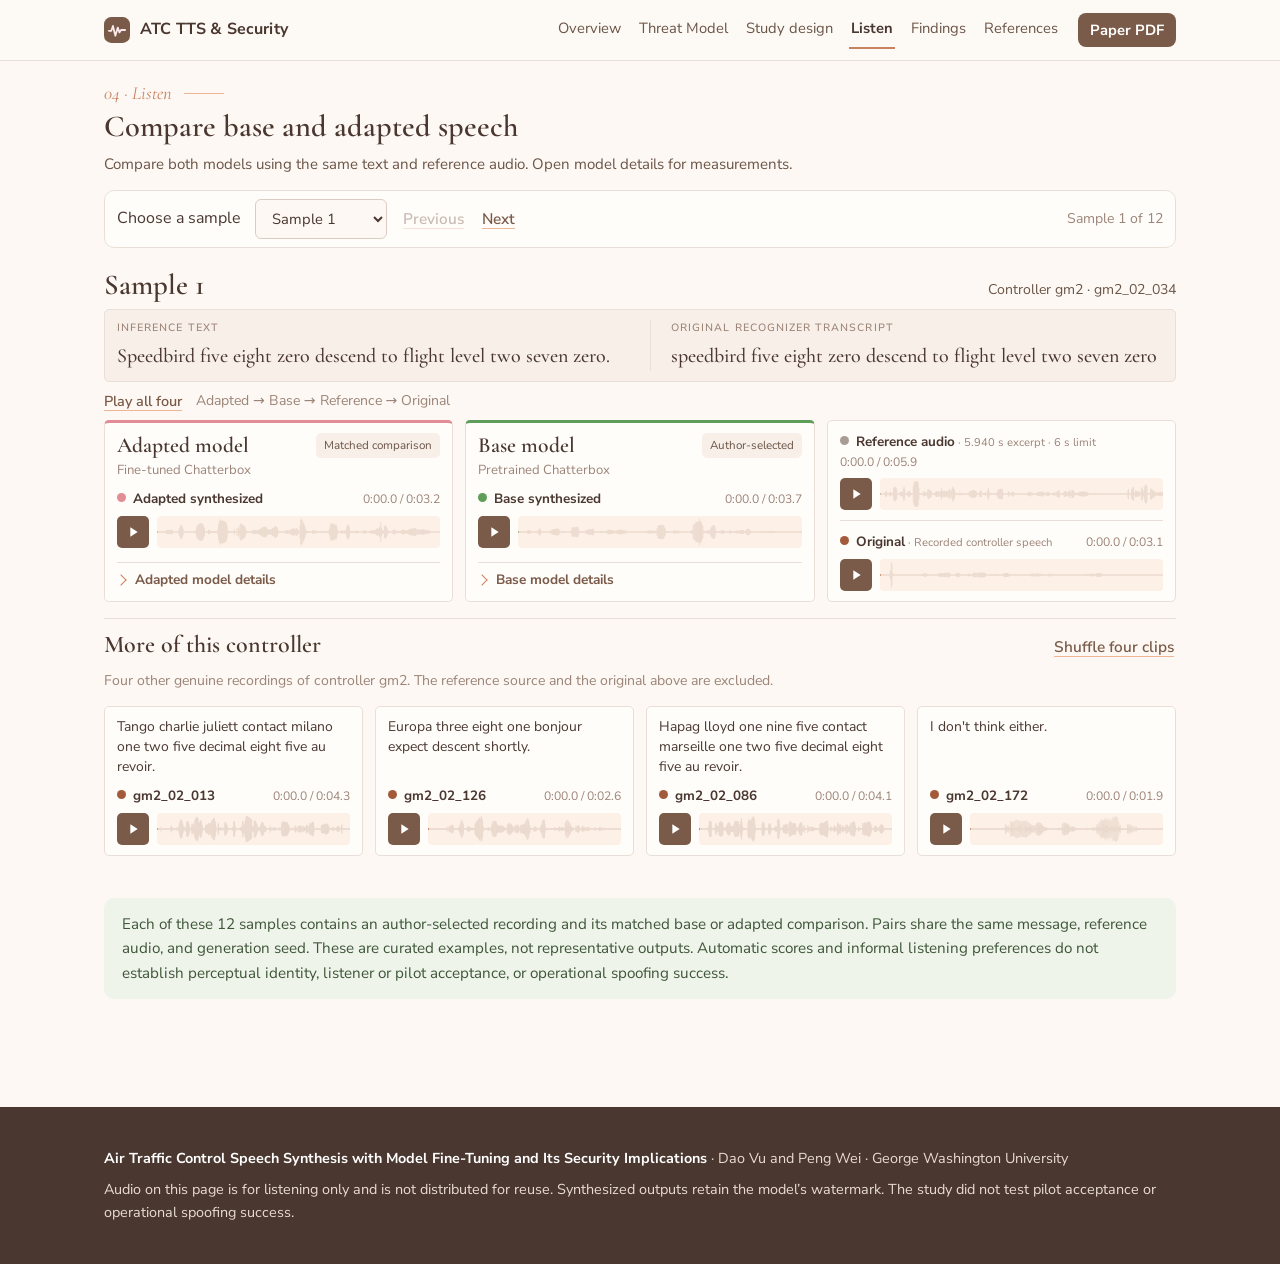
<file: listen.html>
<!doctype html>
<html lang="en">
  <head>
    <meta charset="utf-8" />
    <meta name="viewport" content="width=device-width, initial-scale=1" />
    <title>Listen | ATC Speech Synthesis and Security</title>
    <meta
      name="description"
      content="Audio and results for Air Traffic Control Speech Synthesis with Model Fine-Tuning and Its Security Implications, by Dao Vu and Peng Wei."
    />
    <link rel="preconnect" href="https://fonts.googleapis.com" />
    <link rel="preconnect" href="https://fonts.gstatic.com" crossorigin />
    <link
      href="https://fonts.googleapis.com/css2?family=Cormorant+Garamond:ital,wght@0,500;0,600;1,500&family=Nunito+Sans:ital,opsz,wght@0,6..12,400;0,6..12,600;0,6..12,700;1,6..12,400&display=swap"
      rel="stylesheet"
    />
    <link rel="stylesheet" href="assets/site.css" />
    <link
      rel="icon"
      href="data:image/svg+xml,%3Csvg xmlns='http://www.w3.org/2000/svg' viewBox='0 0 32 32'%3E%3Crect width='32' height='32' rx='7' fill='%237a5a48'/%3E%3Cpath d='M6 17h3l2-6 3 12 3-10 2 6 2-3h5' fill='none' stroke='%23fbeaec' stroke-width='2.2' stroke-linecap='round' stroke-linejoin='round'/%3E%3C/svg%3E"
    />
  </head>
  <body>
    <a class="skip-link" href="#top">Skip to content</a>

    <header class="topbar">
      <div class="wrap">
        <a class="brand" href="index.html" aria-label="Home">
          <svg viewBox="0 0 32 32" aria-hidden="true">
            <rect width="32" height="32" rx="9" fill="#7a5a48" />
            <path
              d="M6 17h3l2-6 3 12 3-10 2 6 2-3h5"
              fill="none"
              stroke="#fbeaec"
              stroke-width="2.2"
              stroke-linecap="round"
              stroke-linejoin="round"
            />
          </svg>
          <span>ATC TTS &amp; Security </span>
        </a>
        <nav class="nav" aria-label="Sections">
          <a href="index.html">Overview</a>
          <a href="threat.html">Threat Model</a>
          <a href="design.html">Study design</a>
          <a href="listen.html" class="active" aria-current="page">Listen</a>
          <a href="findings.html">Findings</a>

          <a href="references.html">References</a>
          <button class="pdf" type="button" data-paper-status aria-haspopup="dialog">
            Paper PDF
          </button>
        </nav>
      </div>
    </header>

    <main id="top" tabindex="-1">
      <section class="block" id="listen">
        <div class="wrap">
          <div class="section-head">
            <span class="kicker">04 · Listen</span>
            <h1>Compare base and adapted speech</h1>
            <p class="intro">
              Compare both models using the same text and reference audio. Open model details for
              measurements.
            </p>
          </div>
          <div class="listen-tools">
            <label for="sample-select">Choose a sample</label>
            <select class="select" id="sample-select" aria-label="Choose a sample"></select>
            <button class="btn btn-outline" id="sample-previous" type="button">Previous</button>
            <button class="btn btn-outline" id="sample-next" type="button">Next</button>
            <span class="spacer"></span>
            <span id="listen-count" role="status"></span>
          </div>
          <p id="listen-status" role="status"></p>
          <div class="strip-list" id="strip-list" aria-live="polite"></div>

          <div class="note info selection-note" id="listen-note"></div>
        </div>
      </section>
    </main>

    <footer>
      <div class="wrap">
        <div>
          <strong style="color: #fff"
            >Air Traffic Control Speech Synthesis with Model Fine-Tuning and Its Security
            Implications</strong
          >
          · Dao Vu and Peng Wei · George Washington University
        </div>
        <div>
          Audio on this page is for listening only and is not distributed for reuse. Synthesized
          outputs retain the model’s watermark. The study did not test pilot acceptance or
          operational spoofing success.
        </div>
      </div>
    </footer>

    <script src="data/site-data.js"></script>
    <script src="examples/index.js"></script>
    <script src="assets/site.js"></script>
  </body>
</html>
</file>
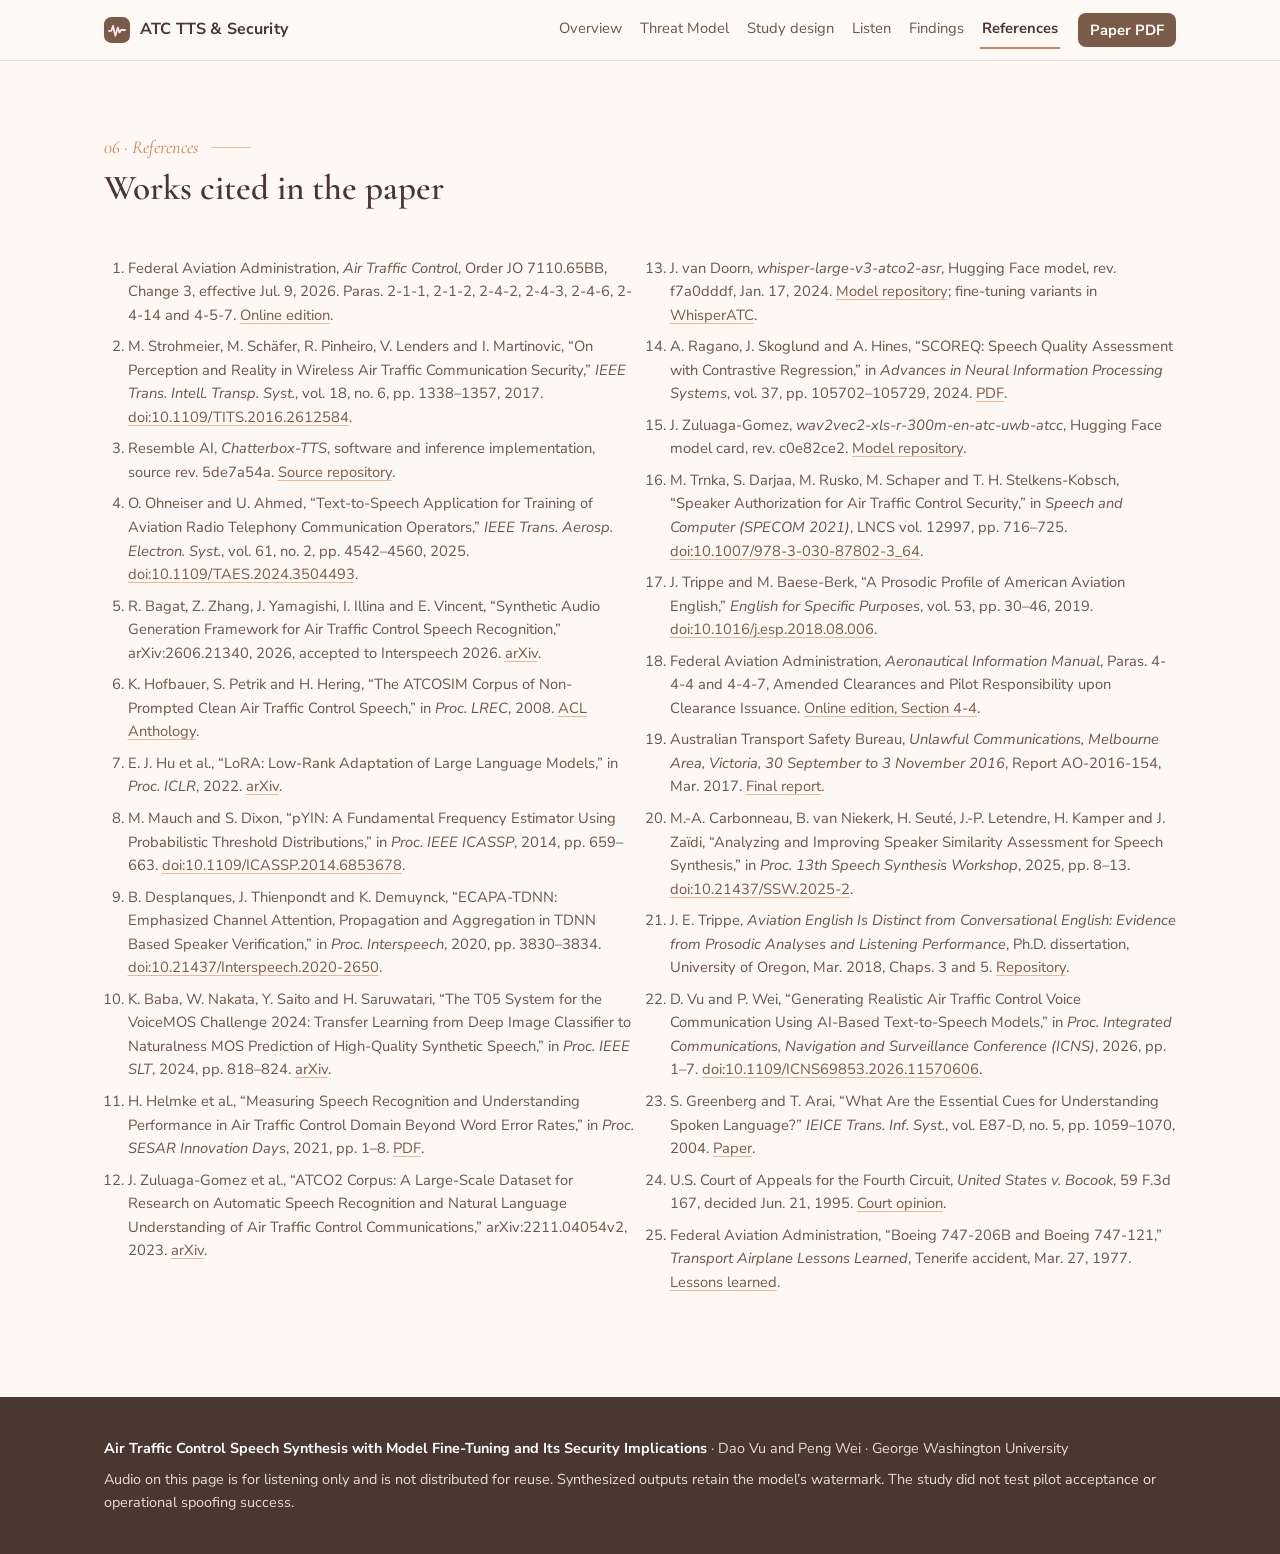
<file: references.html>
<!doctype html>
<html lang="en">
  <head>
    <meta charset="utf-8" />
    <meta name="viewport" content="width=device-width, initial-scale=1" />
    <title>References | ATC Speech Synthesis and Security</title>
    <meta
      name="description"
      content="Audio and results for Air Traffic Control Speech Synthesis with Model Fine-Tuning and Its Security Implications, by Dao Vu and Peng Wei."
    />
    <link rel="preconnect" href="https://fonts.googleapis.com" />
    <link rel="preconnect" href="https://fonts.gstatic.com" crossorigin />
    <link
      href="https://fonts.googleapis.com/css2?family=Cormorant+Garamond:ital,wght@0,500;0,600;1,500&family=Nunito+Sans:ital,opsz,wght@0,6..12,400;0,6..12,600;0,6..12,700;1,6..12,400&display=swap"
      rel="stylesheet"
    />
    <link rel="stylesheet" href="assets/site.css" />
    <link
      rel="icon"
      href="data:image/svg+xml,%3Csvg xmlns='http://www.w3.org/2000/svg' viewBox='0 0 32 32'%3E%3Crect width='32' height='32' rx='7' fill='%237a5a48'/%3E%3Cpath d='M6 17h3l2-6 3 12 3-10 2 6 2-3h5' fill='none' stroke='%23fbeaec' stroke-width='2.2' stroke-linecap='round' stroke-linejoin='round'/%3E%3C/svg%3E"
    />
  </head>
  <body>
    <a class="skip-link" href="#top">Skip to content</a>

    <header class="topbar">
      <div class="wrap">
        <a class="brand" href="index.html" aria-label="Home">
          <svg viewBox="0 0 32 32" aria-hidden="true">
            <rect width="32" height="32" rx="9" fill="#7a5a48" />
            <path
              d="M6 17h3l2-6 3 12 3-10 2 6 2-3h5"
              fill="none"
              stroke="#fbeaec"
              stroke-width="2.2"
              stroke-linecap="round"
              stroke-linejoin="round"
            />
          </svg>
          <span>ATC TTS &amp; Security </span>
        </a>
        <nav class="nav" aria-label="Sections">
          <a href="index.html">Overview</a>
          <a href="threat.html">Threat Model</a>
          <a href="design.html">Study design</a>
          <a href="listen.html">Listen</a>
          <a href="findings.html">Findings</a>

          <a href="references.html" class="active" aria-current="page">References</a>
          <button class="pdf" type="button" data-paper-status aria-haspopup="dialog">
            Paper PDF
          </button>
        </nav>
      </div>
    </header>

    <main id="top" tabindex="-1">
      <section class="block" id="references">
        <div class="wrap">
          <div class="section-head">
            <span class="kicker">06 · References</span>
            <h1>Works cited in the paper</h1>
          </div>
          <ol class="refs">
            <li>
              Federal Aviation Administration, <em>Air Traffic Control</em>, Order JO 7110.65BB,
              Change 3, effective Jul. 9, 2026. Paras. 2-1-1, 2-1-2, 2-4-2, 2-4-3, 2-4-6, 2-4-14 and
              4-5-7.
              <a href="https://www.faa.gov/air_traffic/publications/atpubs/atc_html/"
                >Online edition</a
              >.
            </li>
            <li>
              M. Strohmeier, M. Schäfer, R. Pinheiro, V. Lenders and I. Martinovic, “On Perception
              and Reality in Wireless Air Traffic Communication Security,”
              <em>IEEE Trans. Intell. Transp. Syst.</em>, vol. 18, no. 6, pp. 1338–1357, 2017.
              <a href="https://doi.org/10.1109/TITS.2016.2612584">doi:10.1109/TITS.2016.2612584</a>.
            </li>
            <li>
              Resemble AI, <em>Chatterbox-TTS</em>, software and inference implementation, source
              rev. 5de7a54a.
              <a
                href="https://github.com/resemble-ai/chatterbox/tree/5de7a54aa4e5e2baadb0182dde554908b48b85c2"
                >Source repository</a
              >.
            </li>
            <li>
              O. Ohneiser and U. Ahmed, “Text-to-Speech Application for Training of Aviation Radio
              Telephony Communication Operators,” <em>IEEE Trans. Aerosp. Electron. Syst.</em>, vol.
              61, no. 2, pp. 4542–4560, 2025.
              <a href="https://doi.org/10.1109/TAES.2024.3504493">doi:10.1109/TAES.2024.3504493</a>.
            </li>
            <li>
              R. Bagat, Z. Zhang, J. Yamagishi, I. Illina and E. Vincent, “Synthetic Audio
              Generation Framework for Air Traffic Control Speech Recognition,” arXiv:2606.21340,
              2026, accepted to Interspeech 2026.
              <a href="https://arxiv.org/abs/2606.21340">arXiv</a>.
            </li>
            <li>
              K. Hofbauer, S. Petrik and H. Hering, “The ATCOSIM Corpus of Non-Prompted Clean Air
              Traffic Control Speech,” in <em>Proc. LREC</em>, 2008.
              <a href="https://aclanthology.org/L08-1507/">ACL Anthology</a>.
            </li>
            <li>
              E. J. Hu et al., “LoRA: Low-Rank Adaptation of Large Language Models,” in
              <em>Proc. ICLR</em>, 2022. <a href="https://arxiv.org/abs/2106.09685">arXiv</a>.
            </li>
            <li>
              M. Mauch and S. Dixon, “pYIN: A Fundamental Frequency Estimator Using Probabilistic
              Threshold Distributions,” in <em>Proc. IEEE ICASSP</em>, 2014, pp. 659–663.
              <a href="https://doi.org/10.1109/ICASSP.2014.6853678"
                >doi:10.1109/ICASSP.2014.6853678</a
              >.
            </li>
            <li>
              B. Desplanques, J. Thienpondt and K. Demuynck, “ECAPA-TDNN: Emphasized Channel
              Attention, Propagation and Aggregation in TDNN Based Speaker Verification,” in
              <em>Proc. Interspeech</em>, 2020, pp. 3830–3834.
              <a href="https://doi.org/10.21437/Interspeech.2020-2650"
                >doi:10.21437/Interspeech.2020-2650</a
              >.
            </li>
            <li>
              K. Baba, W. Nakata, Y. Saito and H. Saruwatari, “The T05 System for the VoiceMOS
              Challenge 2024: Transfer Learning from Deep Image Classifier to Naturalness MOS
              Prediction of High-Quality Synthetic Speech,” in <em>Proc. IEEE SLT</em>, 2024, pp.
              818–824. <a href="https://arxiv.org/abs/2409.09305">arXiv</a>.
            </li>
            <li>
              H. Helmke et al., “Measuring Speech Recognition and Understanding Performance in Air
              Traffic Control Domain Beyond Word Error Rates,” in
              <em>Proc. SESAR Innovation Days</em>, 2021, pp. 1–8.
              <a
                href="https://www.sesarju.eu/sites/default/files/documents/sid/2021/papers/SIDs_2021_paper_2.pdf"
                >PDF</a
              >.
            </li>
            <li>
              J. Zuluaga-Gomez et al., “ATCO2 Corpus: A Large-Scale Dataset for Research on
              Automatic Speech Recognition and Natural Language Understanding of Air Traffic Control
              Communications,” arXiv:2211.04054v2, 2023.
              <a href="https://arxiv.org/abs/2211.04054v2">arXiv</a>.
            </li>
            <li>
              J. van Doorn, <em>whisper-large-v3-atco2-asr</em>, Hugging Face model, rev. f7a0dddf,
              Jan. 17, 2024.
              <a
                href="https://huggingface.co/jlvdoorn/whisper-large-v3-atco2-asr/tree/f7a0dddfea9de70f9f5b2e1332ae19734e60081f"
                >Model repository</a
              >; fine-tuning variants in
              <a href="https://github.com/jlvdoorn/WhisperATC">WhisperATC</a>.
            </li>
            <li>
              A. Ragano, J. Skoglund and A. Hines, “SCOREQ: Speech Quality Assessment with
              Contrastive Regression,” in
              <em>Advances in Neural Information Processing Systems</em>, vol. 37, pp.
              105702–105729, 2024.
              <a
                href="https://proceedings.neurips.cc/paper_files/paper/2024/file/bece7e02455a628b770e49fcfa791147-Paper-Conference.pdf"
                >PDF</a
              >.
            </li>
            <li>
              J. Zuluaga-Gomez, <em>wav2vec2-xls-r-300m-en-atc-uwb-atcc</em>, Hugging Face model
              card, rev. c0e82ce2.
              <a
                href="https://huggingface.co/Jzuluaga/wav2vec2-xls-r-300m-en-atc-uwb-atcc/blob/c0e82ce218cbae68e0bbfda4e37aee3e3208e739/README.md"
                >Model repository</a
              >.
            </li>
            <li>
              M. Trnka, S. Darjaa, M. Rusko, M. Schaper and T. H. Stelkens-Kobsch, “Speaker
              Authorization for Air Traffic Control Security,” in
              <em>Speech and Computer (SPECOM 2021)</em>, LNCS vol. 12997, pp. 716–725.
              <a href="https://doi.org/10.1007/978-3-030-87802-3_64"
                >doi:10.1007/978-3-030-87802-3_64</a
              >.
            </li>
            <li>
              J. Trippe and M. Baese-Berk, “A Prosodic Profile of American Aviation English,”
              <em>English for Specific Purposes</em>, vol. 53, pp. 30–46, 2019.
              <a href="https://doi.org/10.1016/j.esp.2018.08.006">doi:10.1016/j.esp.2018.08.006</a>.
            </li>
            <li>
              Federal Aviation Administration, <em>Aeronautical Information Manual</em>, Paras.
              4-4-4 and 4-4-7, Amended Clearances and Pilot Responsibility upon Clearance Issuance.
              <a
                href="https://www.faa.gov/air_traffic/publications/atpubs/aim_html/chap4_section_4.html"
                >Online edition, Section 4-4</a
              >.
            </li>
            <li>
              Australian Transport Safety Bureau,
              <em
                >Unlawful Communications, Melbourne Area, Victoria, 30 September to 3 November
                2016</em
              >, Report AO-2016-154, Mar. 2017.
              <a href="https://www.atsb.gov.au/investigations/ao-2016-154">Final report</a>.
            </li>
            <li>
              M.-A. Carbonneau, B. van Niekerk, H. Seuté, J.-P. Letendre, H. Kamper and J. Zaïdi,
              “Analyzing and Improving Speaker Similarity Assessment for Speech Synthesis,” in
              <em>Proc. 13th Speech Synthesis Workshop</em>, 2025, pp. 8–13.
              <a href="https://doi.org/10.21437/SSW.2025-2">doi:10.21437/SSW.2025-2</a>.
            </li>
            <li>
              J. E. Trippe,
              <em
                >Aviation English Is Distinct from Conversational English: Evidence from Prosodic
                Analyses and Listening Performance</em
              >, Ph.D. dissertation, University of Oregon, Mar. 2018, Chaps. 3 and 5.
              <a
                href="https://scholarsbank.uoregon.edu/bitstreams/12ecea9d-1b24-4456-96c3-ecc70e6b02ee/download"
                >Repository</a
              >.
            </li>
            <li>
              D. Vu and P. Wei, “Generating Realistic Air Traffic Control Voice Communication Using
              AI-Based Text-to-Speech Models,” in
              <em>Proc. Integrated Communications, Navigation and Surveillance Conference (ICNS)</em
              >, 2026, pp. 1–7.
              <a href="https://ieeexplore.ieee.org/document/11570606"
                >doi:10.1109/ICNS69853.2026.11570606</a
              >.
            </li>
            <li>
              S. Greenberg and T. Arai, “What Are the Essential Cues for Understanding Spoken
              Language?” <em>IEICE Trans. Inf. Syst.</em>, vol. E87-D, no. 5, pp. 1059–1070, 2004.
              <a href="https://splab.net/papers/paper2004_01.html">Paper</a>.
            </li>
            <li>
              U.S. Court of Appeals for the Fourth Circuit, <em>United States v. Bocook</em>, 59
              F.3d 167, decided Jun. 21, 1995.
              <a href="https://law.justia.com/cases/federal/appellate-courts/F3/59/167/495982/"
                >Court opinion</a
              >.
            </li>
            <li>
              Federal Aviation Administration, “Boeing 747-206B and Boeing 747-121,”
              <em>Transport Airplane Lessons Learned</em>, Tenerife accident, Mar. 27, 1977.
              <a href="https://www.faa.gov/lessons_learned/transport_airplane/accidents/PH-BUF"
                >Lessons learned</a
              >.
            </li>
          </ol>
        </div>
      </section>
    </main>

    <footer>
      <div class="wrap">
        <div>
          <strong style="color: #fff"
            >Air Traffic Control Speech Synthesis with Model Fine-Tuning and Its Security
            Implications</strong
          >
          · Dao Vu and Peng Wei · George Washington University
        </div>
        <div>
          Audio on this page is for listening only and is not distributed for reuse. Synthesized
          outputs retain the model’s watermark. The study did not test pilot acceptance or
          operational spoofing success.
        </div>
      </div>
    </footer>

    <script src="data/site-data.js"></script>
    <script src="assets/site.js"></script>
  </body>
</html>
</file>
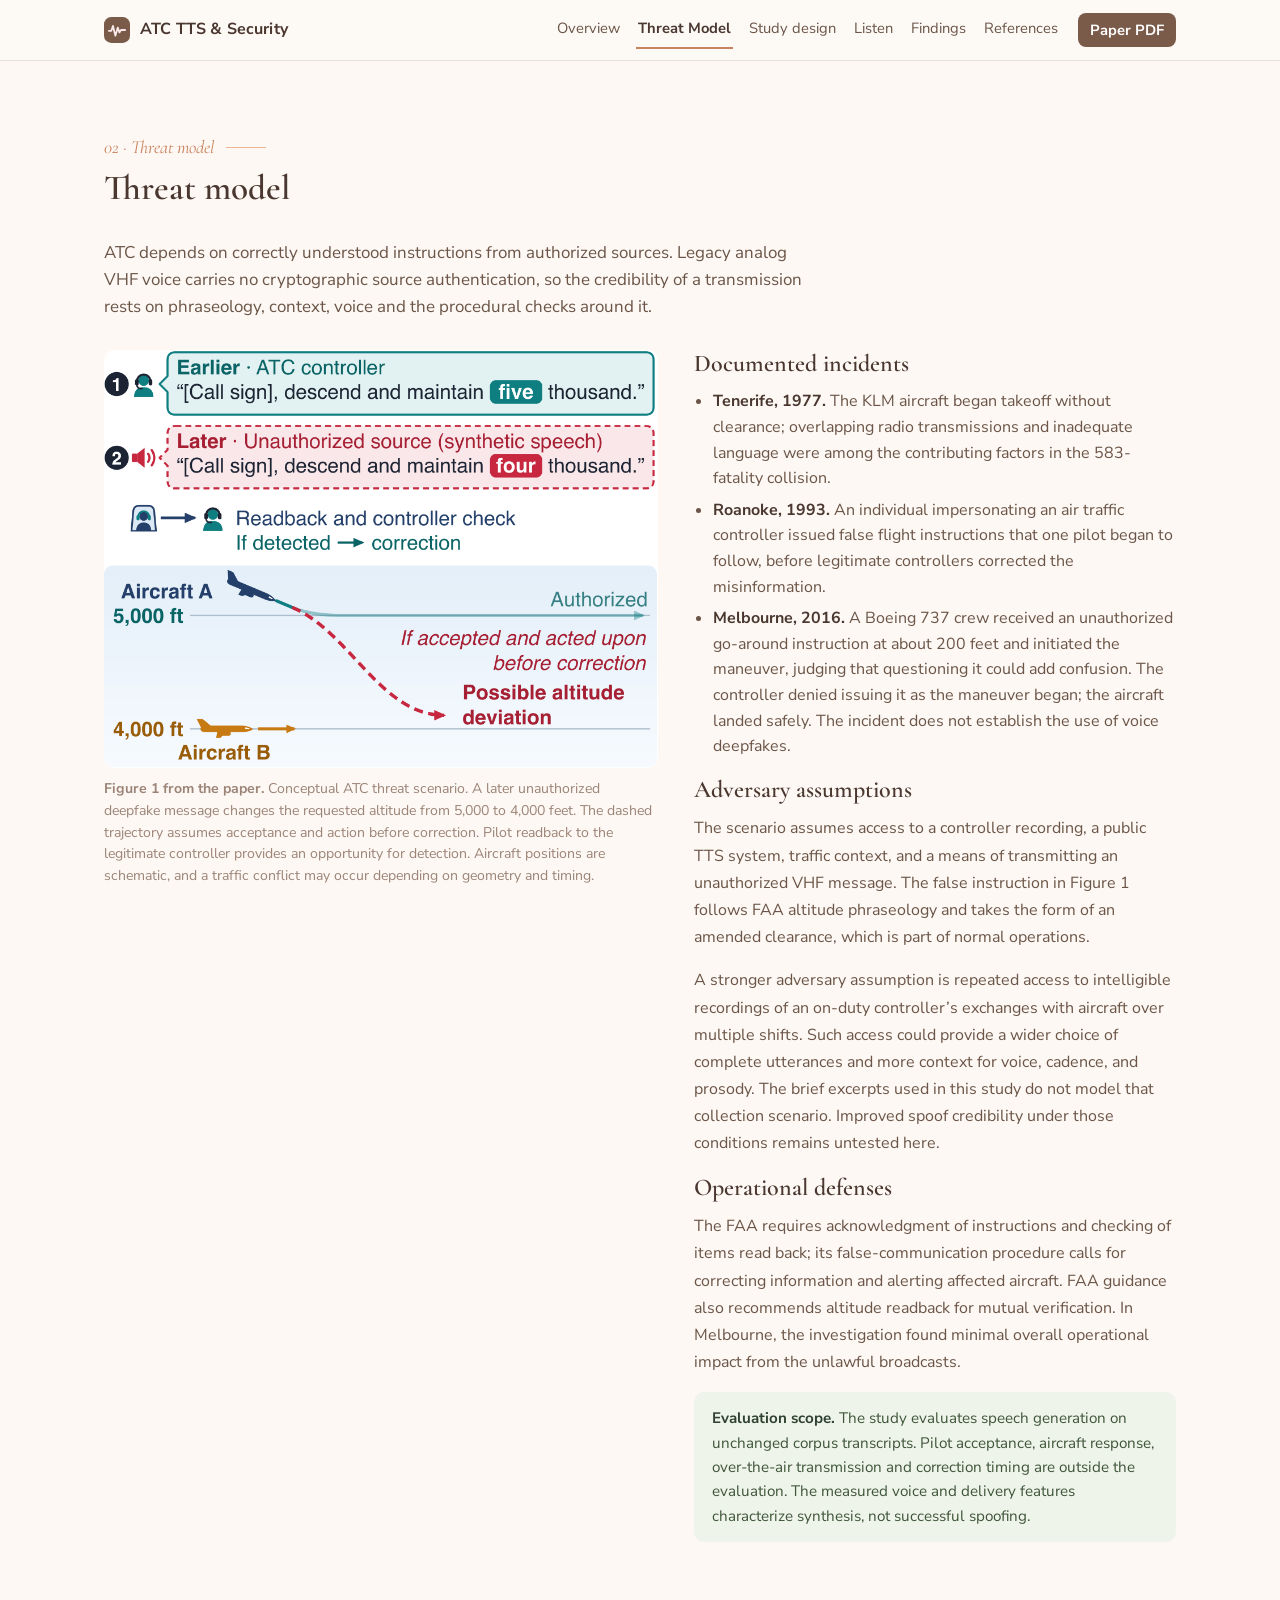
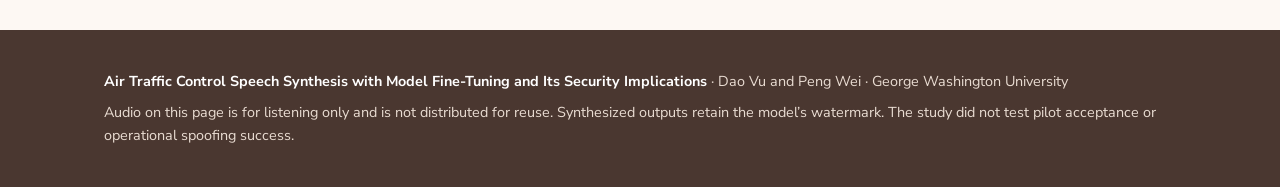
<file: threat.html>
<!doctype html>
<html lang="en">
  <head>
    <meta charset="utf-8" />
    <meta name="viewport" content="width=device-width, initial-scale=1" />
    <title>Threat Model | ATC Speech Synthesis and Security</title>
    <meta
      name="description"
      content="Audio and results for Air Traffic Control Speech Synthesis with Model Fine-Tuning and Its Security Implications, by Dao Vu and Peng Wei."
    />
    <link rel="preconnect" href="https://fonts.googleapis.com" />
    <link rel="preconnect" href="https://fonts.gstatic.com" crossorigin />
    <link
      href="https://fonts.googleapis.com/css2?family=Cormorant+Garamond:ital,wght@0,500;0,600;1,500&family=Nunito+Sans:ital,opsz,wght@0,6..12,400;0,6..12,600;0,6..12,700;1,6..12,400&display=swap"
      rel="stylesheet"
    />
    <link rel="stylesheet" href="assets/site.css" />
    <link
      rel="icon"
      href="data:image/svg+xml,%3Csvg xmlns='http://www.w3.org/2000/svg' viewBox='0 0 32 32'%3E%3Crect width='32' height='32' rx='7' fill='%237a5a48'/%3E%3Cpath d='M6 17h3l2-6 3 12 3-10 2 6 2-3h5' fill='none' stroke='%23fbeaec' stroke-width='2.2' stroke-linecap='round' stroke-linejoin='round'/%3E%3C/svg%3E"
    />
  </head>
  <body>
    <a class="skip-link" href="#top">Skip to content</a>

    <header class="topbar">
      <div class="wrap">
        <a class="brand" href="index.html" aria-label="Home">
          <svg viewBox="0 0 32 32" aria-hidden="true">
            <rect width="32" height="32" rx="9" fill="#7a5a48" />
            <path
              d="M6 17h3l2-6 3 12 3-10 2 6 2-3h5"
              fill="none"
              stroke="#fbeaec"
              stroke-width="2.2"
              stroke-linecap="round"
              stroke-linejoin="round"
            />
          </svg>
          <span>ATC TTS &amp; Security </span>
        </a>
        <nav class="nav" aria-label="Sections">
          <a href="index.html">Overview</a>
          <a href="threat.html" class="active" aria-current="page">Threat Model</a>
          <a href="design.html">Study design</a>
          <a href="listen.html">Listen</a>
          <a href="findings.html">Findings</a>

          <a href="references.html">References</a>
          <button class="pdf" type="button" data-paper-status aria-haspopup="dialog">
            Paper PDF
          </button>
        </nav>
      </div>
    </header>

    <main id="top" tabindex="-1">
      <section class="block" id="threat">
        <div class="wrap">
          <div class="section-head">
            <span class="kicker">02 · Threat model</span>
            <h1>Threat model</h1>
            <p class="intro">
              ATC depends on correctly understood instructions from authorized sources. Legacy
              analog VHF voice carries no cryptographic source authentication, so the credibility of
              a transmission rests on phraseology, context, voice and the procedural checks around
              it.
            </p>
          </div>
          <div class="two-col">
            <figure class="fig-frame">
              <img
                src="figures/brief_credibility.png"
                alt="Conceptual ATC threat scenario. Step 1: earlier, the ATC controller says ‘[Call sign], descend and maintain five thousand.’ Step 2: later, an unauthorized synthetic-speech source says ‘[Call sign], descend and maintain four thousand.’ Pilot readback and the controller’s check give a chance of detection and correction. A schematic shows Aircraft A at 5,000 feet on the authorized path, and a dashed trajectory descending toward Aircraft B at 4,000 feet if the false instruction is accepted before correction."
                width="977"
                height="737"
              />
              <figcaption class="caption">
                <strong>Figure 1 from the paper.</strong> Conceptual ATC threat scenario. A later
                unauthorized deepfake message changes the requested altitude from 5,000 to 4,000
                feet. The dashed trajectory assumes acceptance and action before correction. Pilot
                readback to the legitimate controller provides an opportunity for detection.
                Aircraft positions are schematic, and a traffic conflict may occur depending on
                geometry and timing.
              </figcaption>
            </figure>
            <div class="prose">
              <h3>Documented incidents</h3>
              <ul class="tight">
                <li>
                  <strong>Tenerife, 1977.</strong> The KLM aircraft began takeoff without clearance;
                  overlapping radio transmissions and inadequate language were among the
                  contributing factors in the 583-fatality collision.
                </li>
                <li>
                  <strong>Roanoke, 1993.</strong> An individual impersonating an air traffic
                  controller issued false flight instructions that one pilot began to follow, before
                  legitimate controllers corrected the misinformation.
                </li>
                <li>
                  <strong>Melbourne, 2016.</strong> A Boeing 737 crew received an unauthorized
                  go-around instruction at about 200 feet and initiated the maneuver, judging that
                  questioning it could add confusion. The controller denied issuing it as the
                  maneuver began; the aircraft landed safely. The incident does not establish the
                  use of voice deepfakes.
                </li>
              </ul>
              <h3>Adversary assumptions</h3>
              <p>
                The scenario assumes access to a controller recording, a public TTS system, traffic
                context, and a means of transmitting an unauthorized VHF message. The false
                instruction in Figure 1 follows FAA altitude phraseology and takes the form of an
                amended clearance, which is part of normal operations.
              </p>
              <p>
                A stronger adversary assumption is repeated access to intelligible recordings of an
                on-duty controller’s exchanges with aircraft over multiple shifts. Such access could
                provide a wider choice of complete utterances and more context for voice, cadence,
                and prosody. The brief excerpts used in this study do not model that collection
                scenario. Improved spoof credibility under those conditions remains untested here.
              </p>
              <h3>Operational defenses</h3>
              <p>
                The FAA requires acknowledgment of instructions and checking of items read back; its
                false-communication procedure calls for correcting information and alerting affected
                aircraft. FAA guidance also recommends altitude readback for mutual verification. In
                Melbourne, the investigation found minimal overall operational impact from the
                unlawful broadcasts.
              </p>
              <div class="note info">
                <strong>Evaluation scope.</strong> The study evaluates speech generation on
                unchanged corpus transcripts. Pilot acceptance, aircraft response, over-the-air
                transmission and correction timing are outside the evaluation. The measured voice
                and delivery features characterize synthesis, not successful spoofing.
              </div>
            </div>
          </div>
        </div>
      </section>
    </main>

    <footer>
      <div class="wrap">
        <div>
          <strong style="color: #fff"
            >Air Traffic Control Speech Synthesis with Model Fine-Tuning and Its Security
            Implications</strong
          >
          · Dao Vu and Peng Wei · George Washington University
        </div>
        <div>
          Audio on this page is for listening only and is not distributed for reuse. Synthesized
          outputs retain the model’s watermark. The study did not test pilot acceptance or
          operational spoofing success.
        </div>
      </div>
    </footer>

    <script src="data/site-data.js"></script>
    <script src="assets/site.js"></script>
  </body>
</html>
</file>
<file: assets/site.css>
:root {
  color-scheme: light;
  --paper: #fdf8f3;
  --surface: #fffdfa;
  --surface-2: #f7efe8;
  --peach-100: #fdf0e6;
  --peach-200: #fbe1d0;
  --peach-300: #f6cbb3;
  --peach-400: #efb597;
  --peach-deep: #c9825f;
  --ink: #4a3730;
  --ink-2: #6b5548;
  --muted: #9c8478;
  --line: #eadfd8;
  --line-2: #dccdc3;
  --brown: #7a5a48;
  --brown-900: #4a3730;
  --pink-deep: #c96f88;
  --leaf: #5f9e5a;
  --leaf-deep: #4a7f47;
  --leaf-soft: #e6f0e2;
  --clay: #a35a3a;
  --sage: #7fb27a;
  --genuine: #a35a3a;
  --base: #5f9e5a;
  --adapted: #e28c96;
  --reference: #a89c94;
  --warn-bg: #fdf0e6;
  --info-bg: #eef4ea;
  --good: #4a7f47;
  --danger: #a8402c;
  --font: "Nunito Sans", system-ui, -apple-system, "Segoe UI", Roboto, Helvetica, Arial, sans-serif;
  --display: "Cormorant Garamond", "Iowan Old Style", "Palatino Linotype", Georgia, serif;
  --maxw: 1120px;
}
* {
  box-sizing: border-box;
}
html {
  scroll-behavior: smooth;
  scroll-padding-top: 76px;
}
@media (prefers-reduced-motion: reduce) {
  html {
    scroll-behavior: auto;
  }
  *,
  *::before,
  *::after {
    transition: none !important;
    animation: none !important;
  }
}
body {
  margin: 0;
  background: var(--paper);
  color: var(--ink);
  font-family: var(--font);
  font-size: 16px;
  line-height: 1.6;
  -webkit-font-smoothing: antialiased;
}
a {
  color: var(--brown);
  text-decoration-thickness: 1px;
  text-underline-offset: 3px;
  text-decoration-color: var(--peach-400);
}
a:hover {
  color: var(--peach-deep);
}
h1,
h2,
h3,
h4 {
  line-height: 1.15;
  margin: 0 0 0.5em;
  font-weight: 600;
  letter-spacing: 0;
  text-wrap: balance;
  color: var(--brown-900);
}
h1,
h2,
h3 {
  font-family: var(--display);
  font-weight: 600;
}
h2 {
  font-size: 2.2rem;
}
h3 {
  font-size: 1.5rem;
}
h4 {
  font-size: 1rem;
  font-weight: 700;
}
p {
  margin: 0 0 1em;
}
code,
.mono {
  font-family: var(--font);
  font-size: 0.9em;
}
.wrap {
  max-width: var(--maxw);
  margin: 0 auto;
  padding: 0 24px;
}
.skip-link {
  position: absolute;
  left: 8px;
  top: -48px;
  background: var(--brown);
  color: #fff;
  padding: 8px 14px;
  border-radius: 8px;
  z-index: 100;
}
.skip-link:focus {
  top: 8px;
}

.topbar {
  position: sticky;
  top: 0;
  z-index: 50;
  background: rgba(253, 249, 244, 0.9);
  backdrop-filter: saturate(120%) blur(10px);
  color: var(--ink);
  border-bottom: 1px solid var(--line);
}
.topbar .wrap {
  display: flex;
  align-items: center;
  gap: 18px;
  height: 60px;
}
.brand {
  display: flex;
  align-items: center;
  gap: 10px;
  color: var(--brown-900);
  text-decoration: none;
  font-weight: 700;
  letter-spacing: 0.01em;
  white-space: nowrap;
}
.brand svg {
  width: 26px;
  height: 26px;
}
.brand small {
  font-weight: 400;
  color: var(--muted);
  font-family: var(--display);
  font-style: italic;
  font-size: 1rem;
}
.nav {
  display: flex;
  gap: 14px;
  margin-left: auto;
  overflow-x: auto;
  scrollbar-width: none;
  align-items: center;
}
.nav::-webkit-scrollbar {
  display: none;
}
.nav a,
.nav .pdf {
  color: var(--ink-2);
  text-decoration: none;
  font-size: 0.92rem;
  padding: 6px 2px;
  white-space: nowrap;
  border-bottom: 2px solid transparent;
}
.nav a:hover {
  color: var(--brown-900);
  border-bottom-color: var(--peach-300);
}
.nav a.active {
  color: var(--brown-900);
  border-bottom-color: var(--peach-deep);
  font-weight: 700;
}
.nav .pdf {
  background: var(--brown);
  color: #fff;
  font-weight: 700;
  border-radius: 8px;
  padding: 7px 12px;
  border-bottom: 0;
  margin-left: 4px;
}
.nav .pdf:hover {
  background: var(--brown-900);
  color: #fff;
}
@media (max-width: 760px) {
  .topbar .wrap {
    flex-wrap: wrap;
    height: auto;
    padding: 8px 12px 6px;
    gap: 4px 12px;
  }
  .nav {
    margin-left: 0;
    width: 100%;
    gap: 10px;
    -webkit-overflow-scrolling: touch;
    mask-image: linear-gradient(90deg, #000 88%, transparent);
  }
  .nav a,
  .nav .pdf {
    font-size: 0.88rem;
  }
  .brand {
    font-size: 0.95rem;
  }
}

.hero {
  position: relative;
  background: linear-gradient(170deg, #fdf8f3 0%, #fbeae6 45%, #fadfcf 100%);
  color: var(--ink);
  overflow: hidden;
}
.hero::before {
  content: "";
  position: absolute;
  width: 640px;
  height: 640px;
  right: -180px;
  top: -260px;
  border-radius: 50%;
  background: radial-gradient(closest-side, rgba(246, 203, 179, 0.55), rgba(246, 203, 179, 0));
  pointer-events: none;
}
.hero::after {
  content: "";
  position: absolute;
  width: 520px;
  height: 520px;
  left: -200px;
  bottom: -260px;
  border-radius: 50%;
  background: radial-gradient(closest-side, rgba(251, 225, 208, 0.7), rgba(251, 225, 208, 0));
  pointer-events: none;
}
.hero .wrap {
  position: relative;
  padding: 58px 24px 48px;
  text-align: center;
  display: flex;
  flex-direction: column;
  align-items: center;
}
.eyebrow {
  display: inline-flex;
  flex-wrap: wrap;
  justify-content: center;
  gap: 6px 10px;
  align-items: center;
  font-family: var(--display);
  font-style: italic;
  font-size: 1.1rem;
  color: var(--brown);
  margin-bottom: 22px;
}
.eyebrow .dot {
  width: 7px;
  height: 7px;
  border-radius: 50%;
  background: var(--peach-deep);
  box-shadow: 0 0 0 5px rgba(201, 130, 95, 0.16);
}
.hero h1 {
  font-size: clamp(2.1rem, 4.2vw, 3.4rem);
  max-width: 1000px;
  font-weight: 600;
  margin: 8px auto 28px;
  line-height: 1.13;
  color: var(--brown-900);
}
.hero .authors {
  font-size: 1.15rem;
  color: var(--brown-900);
  margin-bottom: 14px;
  font-weight: 700;
}
.hero h1 span {
  display: block;
}
.author-affiliation {
  display: grid;
  gap: 4px;
  margin-bottom: 28px;
  font-size: 0.98rem;
  color: var(--ink-2);
}
.author-affiliation p {
  margin: 0;
}
.author-affiliation .organization {
  font-weight: 600;
}
.author-affiliation .emails {
  margin-top: 10px;
  font-size: 0.92rem;
}
.author-affiliation a {
  white-space: nowrap;
}
.hero .lede {
  max-width: 66ch;
  color: var(--ink-2);
  text-align: left;
  line-height: 1.75;
  font-size: 1.06rem;
  margin: 0 auto 28px;
}

.btn {
  display: inline-flex;
  align-items: center;
  gap: 8px;
  padding: 12px 20px;
  border-radius: 8px;
  font-weight: 700;
  text-decoration: none;
  border: 1px solid transparent;
  cursor: pointer;
  font-family: inherit;
  font-size: 0.96rem;
  line-height: 1;
}
.btn svg {
  width: 18px;
  height: 18px;
}
.btn-primary {
  background: var(--brown);
  color: #fff;
}
.btn-primary:hover {
  background: var(--brown-900);
  color: #fff;
}
.btn-ghost {
  background: transparent;
  color: var(--brown);
  border-color: var(--brown);
}
.btn-ghost:hover {
  background: var(--peach-200);
  color: var(--brown-900);
}
.btn-light {
  background: var(--brown);
  color: #fff;
}
.btn-light:hover {
  background: var(--brown-900);
  color: #fff;
}
.btn-outline {
  background: none;
  color: var(--brown);
  border: 0;
  padding: 6px 2px;
  border-radius: 0;
  text-decoration: underline;
  text-decoration-color: var(--peach-400);
  text-underline-offset: 4px;
  font-weight: 600;
}
.btn-outline:hover {
  color: var(--peach-deep);
}
.stats {
  display: grid;
  grid-template-columns: repeat(auto-fit, minmax(200px, 1fr));
  gap: 0;
  width: 100%;
  text-align: left;
  border-top: 1px solid rgba(122, 90, 72, 0.18);
  padding-top: 18px;
}
.stat {
  padding: 4px 20px 4px 18px;
  border-left: 1px solid rgba(122, 90, 72, 0.18);
}
.stat:first-child {
  border-left: 0;
  padding-left: 0;
}
.stat .label {
  font-size: 0.76rem;
  color: var(--muted);
  margin-bottom: 4px;
  text-transform: uppercase;
  letter-spacing: 0.07em;
  font-weight: 700;
}
.stat .value {
  font-size: 1.7rem;
  font-weight: 600;
  font-family: var(--display);
  color: var(--brown-900);
  line-height: 1.1;
}
.stat .sub {
  font-size: 0.82rem;
  color: var(--ink-2);
  margin-top: 4px;
}
@media (max-width: 760px) {
  .stat {
    border-left: 0;
    padding: 10px 0;
    border-top: 1px solid rgba(122, 90, 72, 0.14);
  }
  .stat:first-child {
    border-top: 0;
  }
}

section.block {
  padding: 72px 0 32px;
}
section.block + section.block {
  border-top: 1px solid var(--line);
}
.section-head {
  display: grid;
  grid-template-columns: minmax(0, 1fr);
  gap: 6px;
  margin-bottom: 30px;
}
.section-head .kicker {
  display: inline-flex;
  align-items: center;
  gap: 12px;
  font-family: var(--display);
  font-style: italic;
  font-size: 1.15rem;
  color: var(--peach-deep);
}
.section-head .kicker::after {
  content: "";
  width: 40px;
  height: 1px;
  background: var(--peach-400);
}
.section-head p.intro {
  max-width: 70ch;
  color: var(--ink-2);
  font-size: 1.06rem;
  margin: 6px 0 0;
}
.grid {
  display: grid;
  gap: 28px;
}
.grid-2 {
  grid-template-columns: repeat(auto-fit, minmax(300px, 1fr));
}
.grid-4 {
  grid-template-columns: repeat(auto-fit, minmax(220px, 1fr));
}
.card {
  background: transparent;
  border: 0;
  border-top: 1px solid var(--line);
  border-radius: 0;
  padding: 26px 0 6px;
  box-shadow: none;
}
.card h3 {
  margin-top: 0;
}
.card.flat {
  border-top: 1px solid var(--line);
}
.card .num {
  font-family: var(--font);
  color: var(--muted);
  font-size: 0.74rem;
  letter-spacing: 0.1em;
  margin-bottom: 10px;
}
.card p:last-child {
  margin-bottom: 0;
}
.finding {
  border-top: 0;
  border-left: 3px solid var(--brown);
  padding: 4px 0 4px 18px;
}
.finding .value {
  font-size: 2rem;
  font-weight: 600;
  font-family: var(--display);
  color: var(--brown-900);
  margin: 4px 0 6px;
  line-height: 1.1;
}
.finding .value small {
  display: block;
  font-family: var(--font);
  font-size: 0.84rem;
  font-weight: 400;
  color: var(--muted);
  margin-top: 4px;
}
.finding p {
  color: var(--ink-2);
  font-size: 0.95rem;
}
.note {
  background: var(--warn-bg);
  border: 0;
  border-radius: 10px;
  padding: 14px 18px;
  font-size: 0.95rem;
  color: #6a4a34;
}
.note strong {
  color: #4f3620;
}
.note.info {
  background: var(--info-bg);
  color: #3f5539;
}
.note.info strong {
  color: #2f4230;
}
.caption {
  color: var(--muted);
  font-size: 0.88rem;
  line-height: 1.55;
  margin-top: 10px;
}
figure {
  margin: 0;
}
figure img,
figure object {
  width: 100%;
  height: auto;
  display: block;
  background: #fff;
  border-radius: 10px;
}
figure.fig-frame {
  border: 0;
  border-radius: 0;
  padding: 0;
  background: transparent;
}
.two-col {
  display: grid;
  grid-template-columns: minmax(0, 1.15fr) minmax(0, 1fr);
  gap: 36px;
  align-items: start;
}
@media (max-width: 860px) {
  .two-col {
    grid-template-columns: 1fr;
  }
}
.prose {
  max-width: 72ch;
}
.prose p {
  color: var(--ink-2);
}
.prose strong {
  color: var(--ink);
}
ul.tight {
  margin: 0 0 1em 1.2em;
  padding: 0;
  color: var(--ink-2);
}
ul.tight li {
  margin-bottom: 6px;
}
.kv {
  display: grid;
  grid-template-columns: max-content 1fr;
  gap: 8px 16px;
  font-size: 0.93rem;
  margin: 0;
}
.kv dt {
  color: var(--brown);
  font-weight: 700;
}
.kv dd {
  margin: 0;
  color: var(--ink-2);
}
.steps {
  counter-reset: step;
  display: grid;
  grid-template-columns: repeat(auto-fit, minmax(230px, 1fr));
  gap: 24px;
}
.step {
  position: relative;
  background: transparent;
  border: 0;
  border-top: 1px solid var(--line);
  border-radius: 0;
  padding: 16px 0 0;
}
.step::before {
  counter-increment: step;
  content: counter(step);
  display: inline-flex;
  align-items: center;
  justify-content: center;
  width: 30px;
  height: 30px;
  border-radius: 50%;
  background: var(--brown);
  color: #fff;
  font-weight: 600;
  margin-bottom: 10px;
  font-family: var(--display);
  font-size: 1.1rem;
}
.step h4 {
  margin-bottom: 6px;
}
.step p {
  font-size: 0.93rem;
  color: var(--ink-2);
  margin: 0;
}
.step ul {
  font-size: 0.9rem;
  color: var(--ink-2);
  margin: 8px 0 0 1.1em;
  padding: 0;
}
.step[data-tone="data"]::before {
  background: var(--clay);
}
.step[data-tone="adapt"]::before {
  background: var(--leaf-deep);
}
.step[data-tone="synth"]::before {
  background: var(--pink-deep);
}
.step[data-tone="eval"]::before {
  background: var(--sage);
}

.legend {
  display: flex;
  flex-wrap: wrap;
  gap: 14px;
  font-size: 0.88rem;
  color: var(--ink-2);
  margin: 8px 0 2px;
}
.legend .key {
  display: inline-flex;
  align-items: center;
  gap: 6px;
}
.sw {
  display: inline-block;
  width: 12px;
  height: 12px;
  border-radius: 50%;
}
.sw.line {
  width: 18px;
  height: 3px;
  border-radius: 2px;
}
.sw.dot {
  width: 10px;
  height: 10px;
  border-radius: 50%;
}
.sw.genuine {
  background: var(--genuine);
}
.sw.base {
  background: var(--base);
}
.sw.adapted {
  background: var(--adapted);
}
.sw.reference {
  background: var(--reference);
}
.sw.muted {
  background: #e2d6ce;
}
.sw.hollow {
  background: transparent;
  border: 2px solid var(--muted);
}

.listen-tools {
  display: flex;
  flex-wrap: wrap;
  align-items: center;
  gap: 18px;
  margin: 0 0 6px;
}
.chips {
  display: flex;
  gap: 18px;
  flex-wrap: wrap;
}
.chip {
  border: 0;
  background: none;
  color: var(--ink-2);
  border-bottom: 2px solid transparent;
  padding: 6px 2px;
  font-size: 0.92rem;
  cursor: pointer;
  font-family: inherit;
  font-weight: 600;
  border-radius: 0;
}
.chip:hover {
  color: var(--brown-900);
}
.chip[aria-pressed="true"] {
  color: var(--brown-900);
  border-bottom-color: var(--peach-deep);
}
.chip:focus-visible,
.btn:focus-visible,
.player button:focus-visible,
.waveform:focus-visible,
select:focus-visible {
  outline: 3px solid var(--peach-deep);
  outline-offset: 2px;
}
.select {
  font: inherit;
  font-size: 0.92rem;
  padding: 6px 4px;
  border: 0;
  border-bottom: 1px solid var(--line-2);
  border-radius: 0;
  background: transparent;
  color: var(--ink);
}
.listen-tools .spacer {
  flex: 1;
}
.strip-list {
  display: grid;
  gap: 0;
  margin-top: 8px;
}
.strip {
  background: transparent;
  border: 0;
  border-top: 1px solid var(--line);
  border-radius: 0;
  box-shadow: none;
  padding: 30px 0 22px;
}
.strip.hidden {
  display: none;
}
.strip-head {
  display: flex;
  align-items: flex-start;
  gap: 22px;
  border: 0;
}
.strip-rank {
  display: flex;
  flex-direction: column;
  align-items: flex-start;
  justify-content: flex-start;
  background: none;
  color: var(--peach-deep);
  font-family: var(--display);
  padding: 0;
  min-width: 62px;
}
.strip-rank .r {
  font-size: 3rem;
  font-weight: 500;
  line-height: 0.9;
}
.strip-rank .of {
  font-size: 0.66rem;
  color: var(--muted);
  margin-top: 6px;
  letter-spacing: 0.1em;
  font-family: var(--font);
}
.strip-fields {
  display: flex;
  flex-wrap: wrap;
  gap: 8px 30px;
  padding-top: 6px;
}
.field {
  padding: 0;
  border: 0;
  min-width: 0;
}
.field .k {
  font-family: var(--font);
  font-size: 0.64rem;
  letter-spacing: 0.1em;
  text-transform: uppercase;
  color: var(--muted);
}
.field .v {
  font-weight: 700;
  font-size: 1rem;
  margin-top: 2px;
  color: var(--brown-900);
}
.field .v small {
  display: block;
  font-weight: 400;
  color: var(--muted);
  font-size: 0.78rem;
  line-height: 1.3;
}
.badge {
  display: inline-flex;
  align-items: center;
  gap: 7px;
  padding: 0;
  border-radius: 0;
  font-size: 1rem;
  font-weight: 700;
  color: var(--brown-900);
  background: none;
}
.badge::before {
  content: "";
  width: 9px;
  height: 9px;
  border-radius: 50%;
  background: currentColor;
}
.badge.base::before {
  background: var(--base);
}
.badge.adapted::before {
  background: var(--adapted);
}
.badge.genuine::before {
  background: var(--genuine);
}
.badge.reference::before {
  background: var(--reference);
}
.strip-body {
  padding: 18px 0 0 84px;
  display: grid;
  grid-template-columns: minmax(0, 1.2fr) minmax(0, 1fr);
  gap: 34px;
}
@media (max-width: 900px) {
  .strip-body {
    grid-template-columns: 1fr;
    padding-left: 0;
  }
}
.transcript,
.diff {
  font-size: 1.25rem;
  line-height: 1.45;
  margin: 0 0 14px;
  font-family: var(--display);
  font-weight: 500;
  color: var(--brown-900);
}
.transcript .q,
.diff .lab {
  color: var(--muted);
  font-size: 0.66rem;
  font-family: var(--font);
  letter-spacing: 0.1em;
  text-transform: uppercase;
  display: block;
  margin-bottom: 6px;
}
.players {
  display: grid;
  gap: 12px;
}
.player {
  display: grid;
  grid-template-columns: 1fr;
  gap: 6px;
  border: 0;
  border-radius: 0;
  padding: 0;
  background: transparent;
}
.player .row {
  display: grid;
  grid-template-columns: 36px 1fr;
  gap: 10px;
  align-items: center;
}
.player button.play {
  width: 36px;
  height: 36px;
  border-radius: 9px;
  border: 0;
  color: #fff;
  cursor: pointer;
  display: inline-flex;
  align-items: center;
  justify-content: center;
  background: var(--brown);
}
.player button.play:hover {
  background: var(--brown-900);
}
.player button.play svg {
  width: 16px;
  height: 16px;
  fill: currentColor;
}
.player .arm-dot {
  display: inline-block;
  width: 9px;
  height: 9px;
  border-radius: 50%;
  margin-right: 7px;
  vertical-align: 1px;
  background: var(--reference);
}
.player[data-arm="genuine"] .arm-dot {
  background: var(--genuine);
}
.player[data-arm="base"] .arm-dot {
  background: var(--base);
}
.player[data-arm="adapted"] .arm-dot {
  background: var(--adapted);
}
.player .meta {
  display: flex;
  justify-content: space-between;
  align-items: baseline;
  gap: 8px;
  font-size: 0.84rem;
  margin: 0;
}
.player .meta .name {
  font-weight: 700;
  color: var(--brown-900);
}
.player .meta .name small {
  font-weight: 400;
  color: var(--muted);
}
.player .meta .time {
  font-family: var(--font);
  color: var(--muted);
  font-size: 0.76rem;
  white-space: nowrap;
}
.waveform {
  display: block;
  width: 100%;
  height: 40px;
  border-radius: 6px;
  cursor: pointer;
  background: var(--peach-100);
}
.ab {
  display: flex;
  gap: 22px;
  flex-wrap: wrap;
  margin-top: 8px;
}
.ab .btn {
  padding: 4px 0;
  font-size: 0.9rem;
}
.side {
  display: grid;
  gap: 16px;
  align-content: start;
}
.metric-row {
  display: grid;
  grid-template-columns: repeat(3, 1fr);
  gap: 0;
}
.metric {
  background: none;
  border-radius: 0;
  padding: 2px 14px;
  border-left: 1px solid var(--line);
}
.metric:first-child {
  border-left: 0;
  padding-left: 0;
}
.metric .k {
  font-size: 0.66rem;
  color: var(--muted);
  font-family: var(--font);
  letter-spacing: 0.08em;
  text-transform: uppercase;
}
.metric .v {
  font-weight: 700;
  font-size: 1.1rem;
  margin-top: 2px;
  color: var(--brown-900);
}
.metric .v small {
  display: block;
  font-weight: 400;
  font-size: 0.76rem;
  color: var(--muted);
  line-height: 1.3;
}
details.disclosure {
  border: 0;
  border-top: 1px solid var(--line);
  border-radius: 0;
  background: transparent;
}
details.disclosure summary {
  cursor: pointer;
  padding: 10px 0;
  font-weight: 700;
  font-size: 0.92rem;
  list-style: none;
  display: flex;
  align-items: center;
  gap: 10px;
  color: var(--brown);
}
details.disclosure summary::-webkit-details-marker {
  display: none;
}
details.disclosure summary::before {
  content: "";
  width: 7px;
  height: 7px;
  border-right: 1.5px solid var(--peach-deep);
  border-bottom: 1.5px solid var(--peach-deep);
  transform: rotate(-45deg);
  transition: transform 0.15s;
}
details.disclosure[open] summary::before {
  transform: rotate(45deg);
}
details.disclosure .inner {
  padding: 0 0 14px;
  font-size: 0.9rem;
}
.tok {
  padding: 0;
  border-radius: 5px;
}
.tok.sub {
  background: var(--peach-200);
  color: #8a4a33;
}
.tok.del {
  background: var(--surface-2);
  color: #8a7a70;
  text-decoration: line-through;
}
.tok.ins {
  background: var(--leaf-soft);
  color: #3d6b3a;
  box-shadow: inset 0 -2px 0 var(--leaf);
}
.diff-legend {
  display: flex;
  gap: 12px;
  flex-wrap: wrap;
  font-size: 0.8rem;
  color: var(--muted);
  margin-top: 6px;
}
.detail-grid {
  display: grid;
  grid-template-columns: max-content 1fr;
  gap: 4px 14px;
  font-size: 0.86rem;
}
.detail-grid dt {
  color: var(--muted);
}
.detail-grid dd {
  margin: 0;
  font-family: var(--font);
  font-size: 0.78rem;
  word-break: break-all;
}

.table-wrap {
  overflow-x: auto;
  border: 0;
  border-radius: 0;
  background: transparent;
}
table.data {
  border-collapse: collapse;
  width: 100%;
  font-size: 0.92rem;
}
table.data th,
table.data td {
  padding: 10px 12px;
  border-bottom: 1px solid var(--line);
  text-align: left;
  vertical-align: middle;
}
table.data th {
  font-weight: 700;
  color: var(--brown);
  background: transparent;
  border-bottom: 2px solid var(--line-2);
  font-size: 0.8rem;
  letter-spacing: 0.04em;
  text-transform: uppercase;
  white-space: nowrap;
}
table.data tr:last-child td {
  border-bottom: 0;
}
table.data td.num,
table.data th.num {
  text-align: right;
  font-variant-numeric: tabular-nums;
  font-family: var(--font);
  font-size: 0.85rem;
}
table.data td.better {
  font-weight: 700;
  color: var(--brown-900);
}
table.data tr.rule td {
  border-top: 2px solid var(--line-2);
}
table.data .dir {
  color: var(--muted);
  font-size: 0.8rem;
  margin-left: 4px;
}
table.data .interval-cell {
  min-width: 170px;
}
table.data .excl {
  color: var(--ink);
  font-weight: 700;
}
table.data td.nowrap {
  white-space: nowrap;
}
.ival {
  display: inline-block;
  width: 150px;
  height: 18px;
  vertical-align: middle;
}
table.data tr.primary-row td {
  background: var(--peach-100);
}
.tag {
  display: inline-block;
  padding: 0;
  border-radius: 0;
  font-size: 0.68rem;
  font-family: var(--font);
  background: none;
  color: var(--peach-deep);
  letter-spacing: 0.08em;
  text-transform: uppercase;
}
.tag.yes {
  color: var(--leaf-deep);
}
.tag.no {
  color: var(--danger);
}

.chart {
  position: relative;
  width: 100%;
}
.chart svg {
  display: block;
  width: 100%;
  height: auto;
  font-family: var(--font);
}
.chart .axis text {
  fill: var(--muted);
  font-size: 11px;
}
.chart .axis line,
.chart .axis path {
  stroke: #d8cbc2;
  stroke-width: 1;
}
.chart .grid line {
  stroke: var(--line);
  stroke-width: 1;
}
.chart .title {
  font-size: 13px;
  font-weight: 700;
  fill: var(--brown-900);
}
.chart .sub {
  font-size: 11px;
  fill: var(--muted);
}
.chart .lbl {
  font-size: 11px;
  fill: var(--ink-2);
}
.chart .hit {
  fill: transparent;
  cursor: pointer;
}
.chart-row {
  display: grid;
  grid-template-columns: repeat(auto-fit, minmax(300px, 1fr));
  gap: 24px;
}
.tip {
  position: fixed;
  z-index: 90;
  pointer-events: none;
  background: var(--brown-900);
  color: #fff8f2;
  padding: 8px 11px;
  border-radius: 8px;
  font-size: 0.82rem;
  line-height: 1.4;
  box-shadow: 0 8px 24px rgba(74, 55, 48, 0.3);
  max-width: 280px;
  opacity: 0;
  transform: translateY(4px);
  transition:
    opacity 0.1s,
    transform 0.1s;
}
.tip.show {
  opacity: 1;
  transform: none;
}
.tip .t {
  font-weight: 700;
  margin-bottom: 2px;
}
.tip .r {
  display: flex;
  justify-content: space-between;
  gap: 12px;
}
.tip .r b {
  font-family: var(--font);
  font-weight: 600;
}
.tip .k {
  display: inline-block;
  width: 10px;
  height: 3px;
  border-radius: 2px;
  margin-right: 6px;
  vertical-align: middle;
}
.controls {
  display: flex;
  flex-wrap: wrap;
  gap: 16px;
  align-items: center;
  margin-bottom: 10px;
  font-size: 0.9rem;
  color: var(--ink-2);
}
.controls label {
  display: inline-flex;
  align-items: center;
  gap: 8px;
}

ol.refs {
  padding-left: 1.6em;
  font-size: 0.92rem;
  color: var(--ink-2);
  columns: 2;
  column-gap: 36px;
}
ol.refs li {
  margin-bottom: 8px;
  break-inside: avoid;
}
@media (max-width: 860px) {
  ol.refs {
    columns: 1;
  }
}

footer {
  background: var(--brown-900);
  color: #e9dcd2;
  padding: 40px 0;
  margin-top: 56px;
  font-size: 0.9rem;
}
footer a {
  color: #fff3ea;
  text-decoration-color: var(--peach-400);
}
footer .wrap {
  display: grid;
  gap: 8px;
}

main {
  min-height: 65vh;
}
.section-head h1 {
  font-size: 2.2rem;
}
#listen {
  padding-top: 18px;
}
#listen .section-head {
  gap: 2px;
  margin-bottom: 14px;
}
#listen .section-head h1 {
  margin-bottom: 0;
  font-size: 1.9rem;
}
#listen .section-head p.intro {
  max-width: none;
  font-size: 0.94rem;
  line-height: 1.5;
}
#listen .strip-body {
  grid-template-columns: minmax(0, 1.4fr) minmax(0, 1fr);
}
#listen .listen-tools {
  gap: 14px;
  margin-bottom: 10px;
}
#listen .select {
  min-width: 150px;
  padding: 9px 12px;
  border: 1px solid var(--line-2);
  border-radius: 6px;
  background: var(--paper);
}
#listen-count {
  font-size: 0.88rem;
  color: var(--muted);
}
#listen-status:empty {
  display: none;
}
#listen .ab {
  align-items: center;
  gap: 14px;
}
#listen .ab .caption {
  margin: 0;
}
button:disabled {
  opacity: 0.4;
  cursor: default;
}
.controller-extras {
  margin: 28px 0 8px 84px;
  border-top: 1px solid var(--line);
  padding-top: 24px;
}
.controller-heading {
  display: flex;
  gap: 18px;
  align-items: baseline;
  justify-content: space-between;
  flex-wrap: wrap;
}
.controller-heading h3 {
  margin: 0;
}
.controller-recordings {
  display: grid;
  grid-template-columns: 1fr 1fr;
  gap: 22px 32px;
}
.controller-recording {
  min-width: 0;
  padding-top: 12px;
  border-top: 1px solid var(--line);
}
.controller-recording p {
  font-size: 0.94rem;
  margin-bottom: 10px;
}
[hidden] {
  display: none !important;
}
@media (max-width: 900px) {
  #listen .strip-body {
    grid-template-columns: 1fr;
  }
  .controller-extras {
    margin-left: 0;
  }
}
@media (max-width: 600px) {
  .controller-recordings {
    grid-template-columns: 1fr;
  }
  #listen .listen-tools {
    gap: 12px;
  }
  #listen .listen-tools .spacer {
    display: none;
  }
  #listen .listen-tools label {
    width: 100%;
  }
  .player .meta {
    flex-wrap: wrap;
    gap: 0 8px;
  }
}

.paired-body {
  padding: 22px 0 0 84px;
}
.comparison-grid {
  display: grid;
  grid-template-columns: minmax(0, 1fr) minmax(0, 1fr);
  gap: 30px;
  margin: 12px 0;
}
.model-column {
  min-width: 0;
  border-top: 3px solid var(--base);
  padding-top: 16px;
}
.model-column[data-model="adapted"] {
  border-top-color: var(--adapted);
}
.model-heading {
  display: flex;
  align-items: baseline;
  justify-content: space-between;
  gap: 8px;
  flex-wrap: wrap;
}
.model-heading h3 {
  margin-bottom: 4px;
}
.selection-label {
  font-size: 0.78rem;
  color: var(--ink-2);
}
.comparison-metrics {
  display: grid;
  grid-template-columns: 1fr 1fr;
  gap: 14px 10px;
  margin: 20px 0;
}
.comparison-metrics .metric {
  padding: 0;
  border: 0;
}
@media (max-width: 900px) {
  .paired-body {
    padding-left: 0;
  }
}
@media (max-width: 600px) {
  .comparison-grid {
    gap: 18px;
  }
  .model-heading h3 {
    font-size: 1.3rem;
  }
  .comparison-metrics {
    grid-template-columns: 1fr;
  }
  .model-column .detail-grid {
    grid-template-columns: 1fr;
    gap: 2px;
  }
}

#overview .grid-4 {
  grid-template-columns: repeat(2, minmax(0, 1fr));
  gap: 28px;
}
.recap-section + .recap-section {
  margin-top: 48px;
}
.finding h3,
.finding h4 {
  font-family: var(--display);
  font-size: 1.5rem;
  max-width: 30ch;
  line-height: 1.25;
}
.finding p,
.prose p {
  line-height: 1.7;
}
math {
  font-family: "STIX Two Math", "Cambria Math", math;
  font-size: 1.05em;
}
.study-context {
  padding: 24px 28px;
  margin: 0 0 32px;
  border-left: 4px solid var(--peach-deep);
  background: var(--peach-100);
}
.study-context h2 {
  font-size: 1.8rem;
  margin-bottom: 12px;
}
.study-context p {
  max-width: 88ch;
  line-height: 1.7;
  color: var(--ink-2);
  margin-bottom: 12px;
}
.study-context p:last-child {
  margin-bottom: 0;
}
.selection-note {
  margin: 20px 0;
}
@media (max-width: 640px) {
  #overview .grid-4 {
    grid-template-columns: 1fr;
  }
  .hero .wrap {
    padding-top: 38px;
  }
  .hero h1 {
    font-size: 2.05rem;
  }
  .author-affiliation {
    max-width: 34ch;
  }
  .study-context {
    padding: 20px;
  }
}

.num,
.metric,
.detail-grid,
.player,
.chart {
  font-variant-numeric: tabular-nums;
}

button.pdf {
  border: 0;
  font-family: inherit;
  cursor: pointer;
}
.text-button {
  border: 0;
  padding: 0;
  background: none;
  color: var(--brown);
  font: inherit;
  text-align: inherit;
  text-decoration: underline;
  cursor: pointer;
}
.paper-status {
  width: min(440px, calc(100% - 40px));
  padding: 28px;
  border: 1px solid var(--line);
  border-radius: 12px;
  background: var(--paper);
  color: var(--ink);
  box-shadow: 0 16px 60px rgb(74 55 48 / 20%);
}
.paper-status::backdrop {
  background: rgb(74 55 48 / 40%);
}
.paper-status h2 {
  font-size: 1.8rem;
  margin-bottom: 14px;
}
.paper-status p {
  line-height: 1.6;
  margin-bottom: 24px;
}

#listen .listen-tools {
  position: sticky;
  top: var(--listen-header-height, 61px);
  z-index: 40;
  padding: 8px 12px;
  border: 1px solid var(--line);
  border-radius: 10px;
  background: var(--surface);
}
#listen .select {
  min-width: 132px;
  padding: 8px 12px;
  border: 1px solid var(--line-2);
  border-radius: 6px;
  background: var(--paper);
}
#listen-status:empty {
  display: none;
}
#listen .strip {
  border-top: 0;
  padding-top: 10px;
}
.sample-heading {
  display: flex;
  align-items: baseline;
  justify-content: space-between;
  gap: 8px 20px;
  flex-wrap: wrap;
  margin-bottom: 8px;
}
.sample-heading h2 {
  font-size: 1.8rem;
  margin: 0;
}
.sample-heading p {
  margin: 0;
  color: var(--ink-2);
  font-size: 0.88rem;
}
#listen .paired-body {
  padding: 0;
}
.message-panel {
  padding: 12px 16px;
  border: 1px solid var(--line);
  border-radius: 10px;
  background: var(--surface-2);
}
.message-panel .transcript,
.message-panel .diff {
  margin: 0;
}
.message-panel .diff {
  border-top: 1px solid var(--line);
  margin-top: 10px;
  padding-top: 10px;
}
.transcript-note {
  font-size: 0.82rem;
  color: var(--ink-2);
  margin: 12px 0 0;
}
#listen .ab {
  margin: 8px 0;
}
.recording-panel,
#listen .model-column,
#listen .controller-recording {
  border: 1px solid var(--line);
  border-radius: 10px;
  padding: 12px;
  background: var(--surface);
}
#listen .model-column {
  border-top: 3px solid var(--base);
}
#listen .model-column[data-model="adapted"] {
  border-top-color: var(--adapted);
}
#listen .comparison-grid {
  gap: 12px;
  margin: 0;
}
#listen .model-heading {
  align-items: center;
}
#listen .model-heading h3 {
  margin: 0;
}
#listen .selection-label {
  padding: 3px 8px;
  border-radius: 5px;
  background: var(--surface-2);
  font-size: 0.72rem;
}
#listen .model-column > .caption {
  margin: 4px 0 10px;
}
#listen .model-column > details {
  margin-top: 10px;
}
#listen .controller-extras {
  margin: 16px 0 0;
  padding-top: 12px;
}
#listen .controller-heading {
  margin-bottom: 8px;
}
#listen .controller-recordings {
  gap: 12px;
}
#listen .controller-recording {
  display: flex;
  flex-direction: column;
  gap: 8px;
}
#listen .controller-recording > p {
  margin: 0;
}
#listen .controller-recording .player {
  margin-top: auto;
}
@media (max-width: 640px) {
  #listen .comparison-grid {
    grid-template-columns: 1fr;
  }
  .message-panel,
  .recording-panel,
  #listen .model-column,
  #listen .controller-recording {
    padding: 12px;
  }
  #listen .comparison-metrics {
    grid-template-columns: 1fr 1fr;
  }
}

@media (min-width: 900px) {
  .message-panel {
    display: grid;
    grid-template-columns: minmax(0, 1fr) minmax(0, 1fr);
    gap: 8px 20px;
  }
  .message-panel .diff {
    border-top: 0;
    border-left: 1px solid var(--line);
    margin-top: 0;
    padding: 0 0 0 20px;
  }
  .message-panel .transcript-note {
    grid-column: 1 / -1;
    margin: 0;
  }
}
@media (min-width: 1100px) {
  #listen .controller-recordings {
    grid-template-columns: repeat(4, minmax(0, 1fr));
    align-items: stretch;
  }
  #listen .controller-recordings {
    align-items: stretch;
  }
  #listen .controller-recording > p {
    font-size: 0.87rem;
    line-height: 1.45;
  }
}
@media (max-width: 600px) {
  #listen .listen-tools {
    gap: 8px;
  }
  #listen .listen-tools label,
  #listen .listen-tools .spacer,
  #listen-count {
    display: none;
  }
  #listen .select {
    flex: 1;
    min-width: 100px;
  }
  #listen .listen-tools .btn {
    min-height: 40px;
    padding: 6px;
  }
}

#listen .players {
  grid-template-columns: repeat(3, minmax(0, 1fr));
  align-items: stretch;
  gap: 12px;
}
#listen .model-column,
#listen .recording-panel,
#listen .controller-recording,
#listen .message-panel {
  border-radius: 5px;
  padding: 10px 12px;
}
#listen .model-column {
  display: flex;
  flex-direction: column;
}
#listen .model-heading h3 {
  font-size: 1.35rem;
}
#listen .model-column > .caption {
  margin: 2px 0 8px;
  font-size: 0.82rem;
}
#listen .model-column > .player {
  margin-bottom: 8px;
}
#listen .model-column > details {
  margin-top: auto;
}
#listen .model-column summary {
  padding: 6px 0 0;
  font-size: 0.85rem;
}
#listen .recording-panel {
  display: grid;
  align-content: space-between;
  gap: 10px;
}
#listen .recording-panel > .player + .player {
  border-top: 1px solid var(--line);
  padding-top: 10px;
}
#listen .player .meta {
  flex-wrap: wrap;
  gap: 0 8px;
}
#listen .player .row {
  grid-template-columns: 32px minmax(0, 1fr);
  gap: 8px;
}
#listen .player button.play {
  width: 32px;
  height: 32px;
  border-radius: 5px;
}
#listen .waveform {
  height: 32px;
  border-radius: 4px;
}
@media (min-width: 641px) and (max-width: 899px) {
  #listen .players {
    grid-template-columns: repeat(2, minmax(0, 1fr));
  }
  #listen .recording-panel {
    grid-column: 1 / -1;
  }
}
@media (max-width: 640px) {
  #listen .players {
    grid-template-columns: minmax(0, 1fr);
  }
}
</file>
